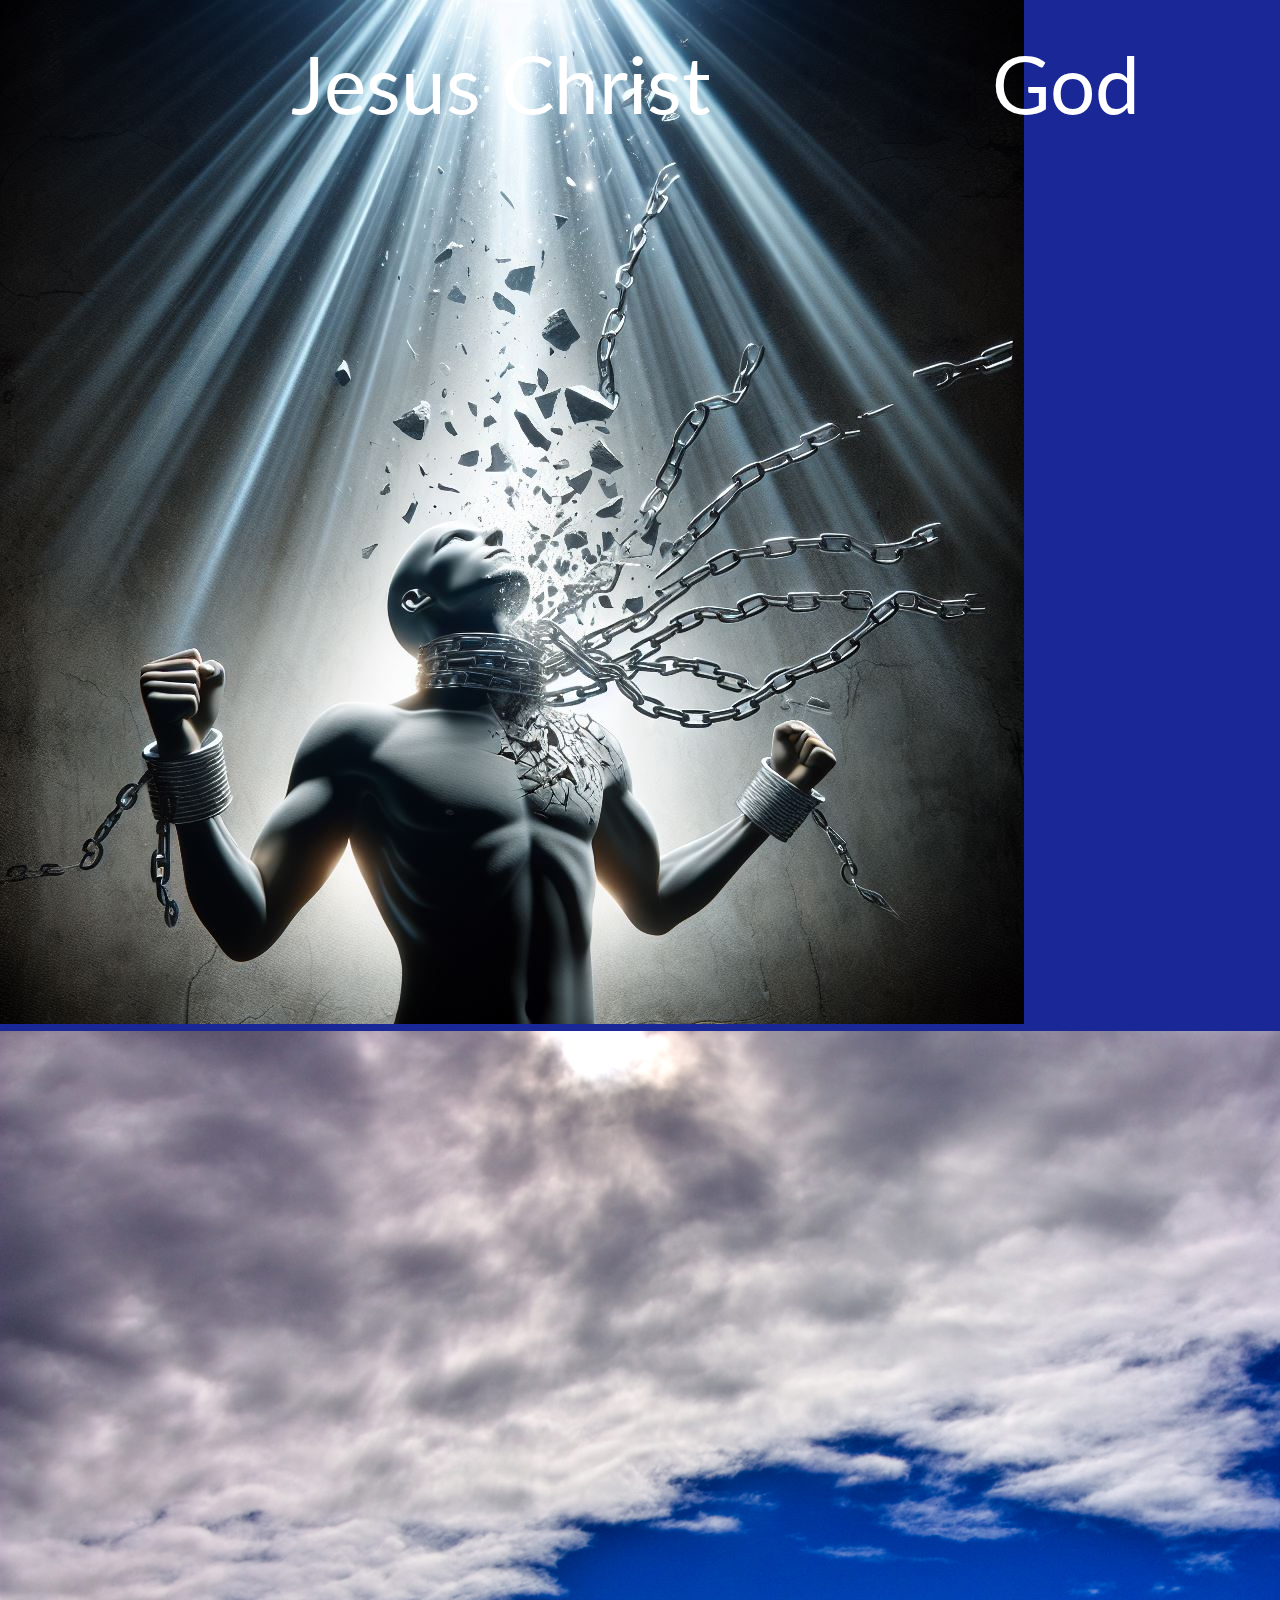
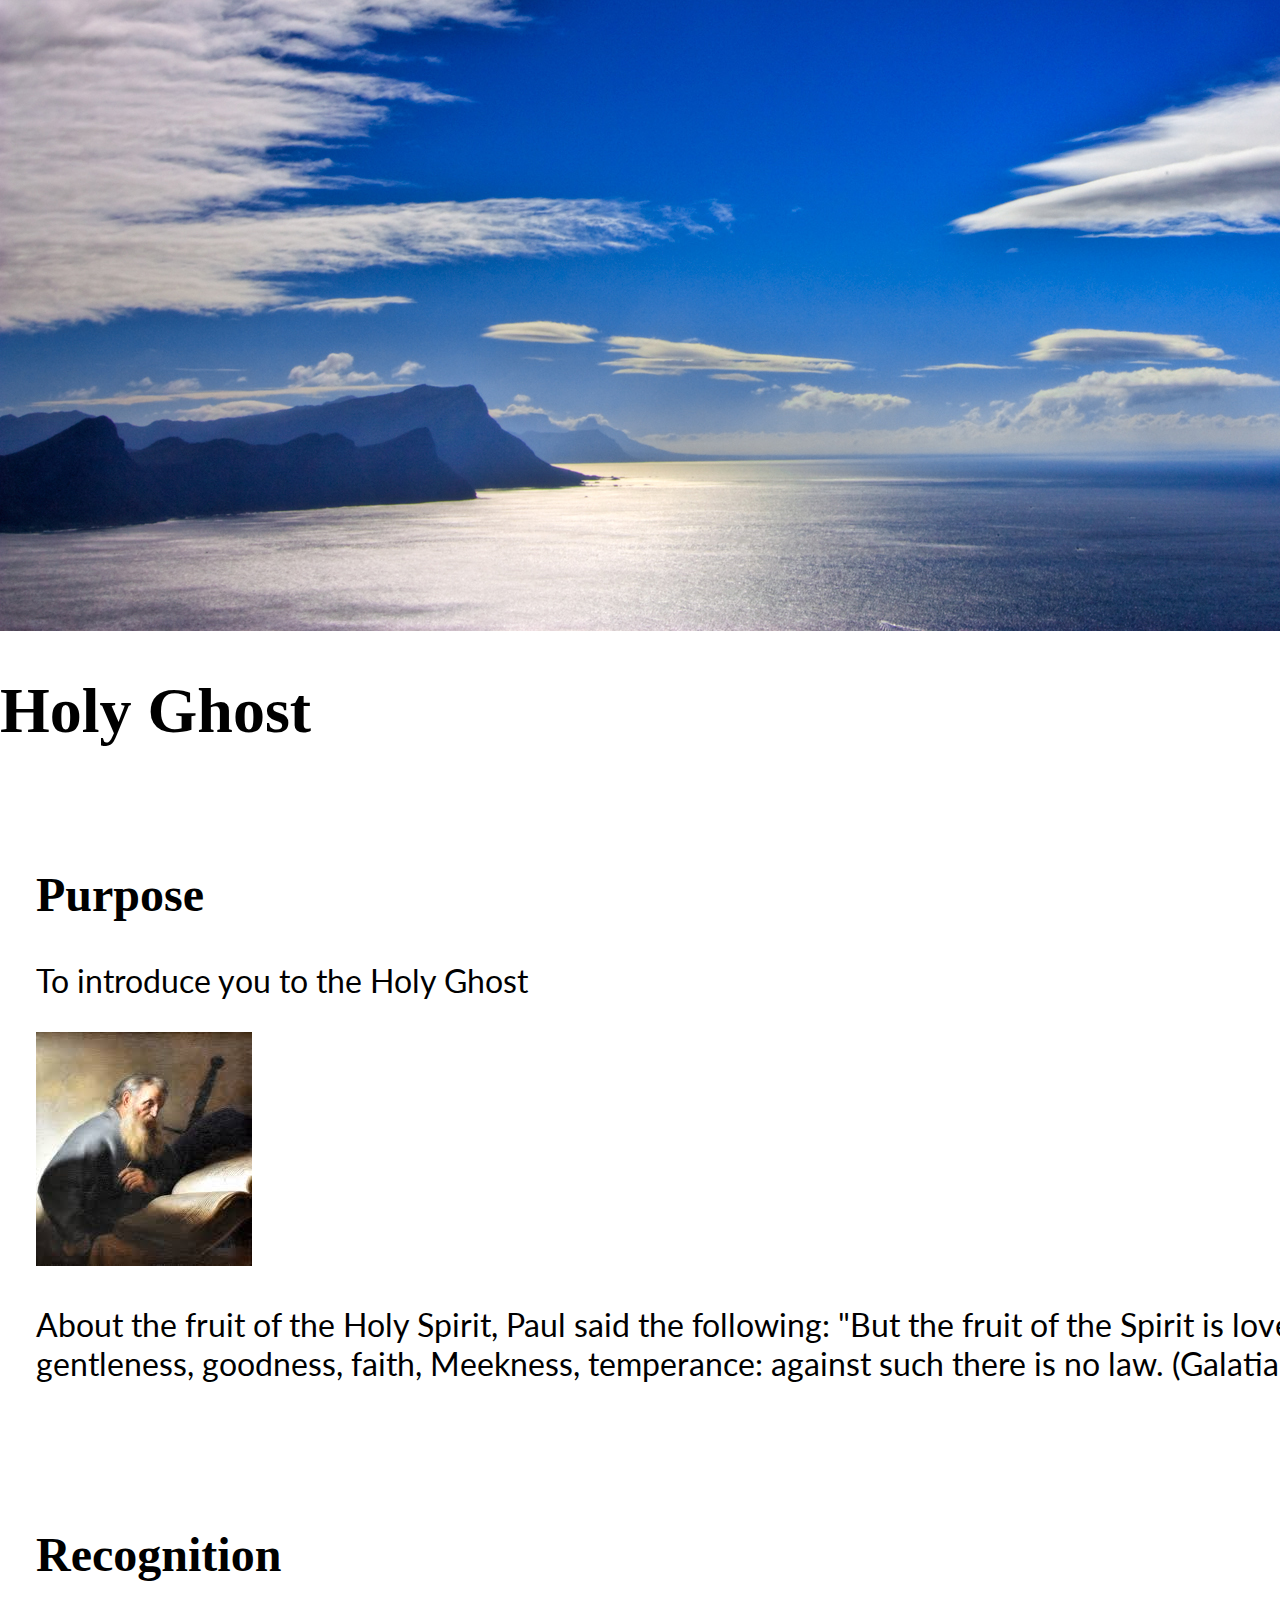
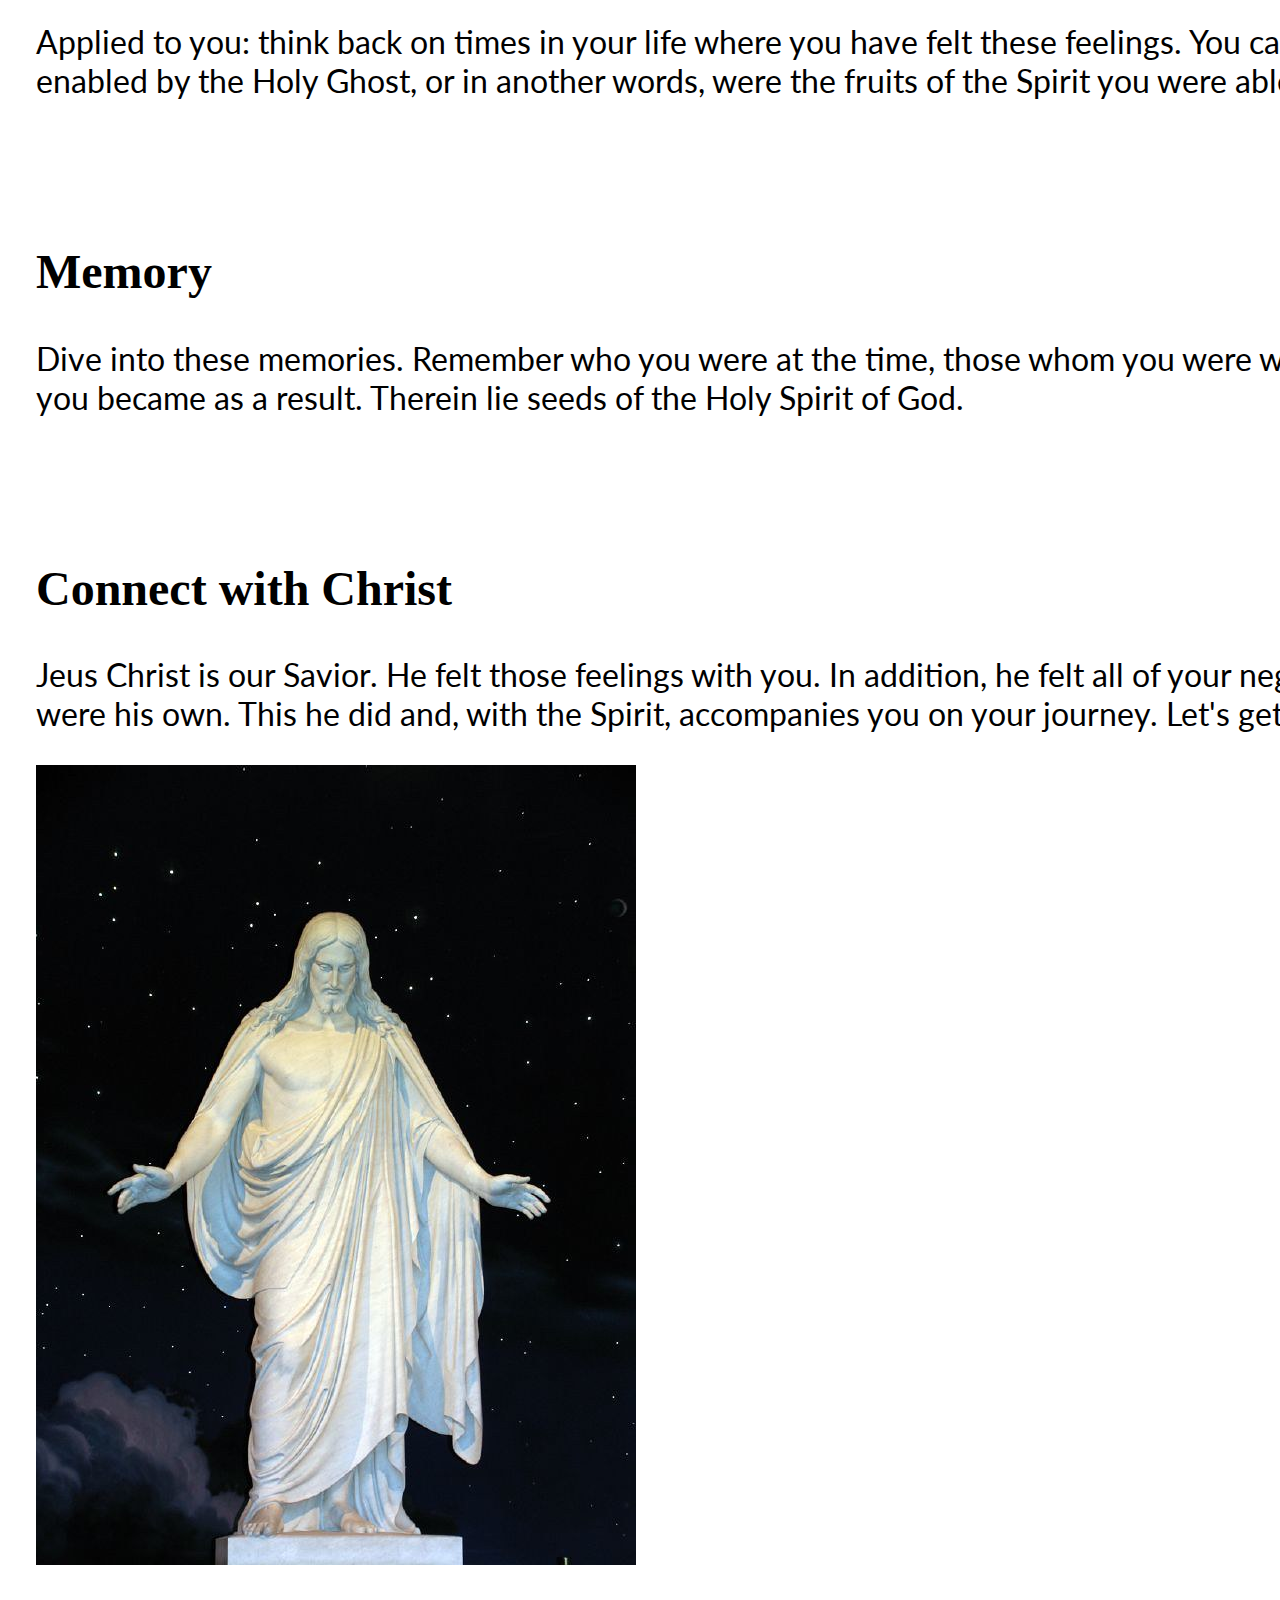
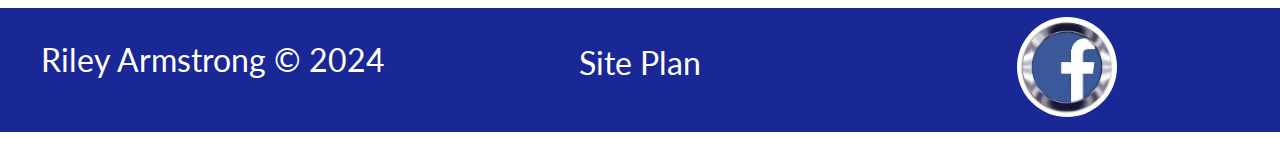
<file: index.html>
<!DOCTYPE html>
<html lang="en">
<head>
    <meta charset="UTF-8">
    <meta name="viewport" content="width=device-width, initial-scale=1.0">
    <title>Holy Ghost</title>
    <link rel="stylesheet" href="styles/style.css">
</head>
<body>
    <header>
        <a href="index.html">
            <img src="images/broken-chains.png" alt="Logo image">
        </a>
        <nav>
            <a href="jesus-christ.html">Jesus Christ</a>
            <a href="god.html">God</a>
        </nav>
    </header>
    <main class="home-grid">
        <img src="images/holy-ghost.jpg" alt="light image">
        <h1>Holy Ghost</h1>
        <section class="section1">
            <h2>Purpose</h2>
            <p>To introduce you to the Holy Ghost</p>
            <img src="images/paul.jpg" alt="paul image">
            <p>About the fruit of the Holy Spirit, Paul said the following: "But the fruit of the Spirit is love, joy, peace, longsuffering, gentleness, goodness, faith, Meekness, temperance: against such there is no law. (Galatians 5:22)</p>
        </section>
        <section>
            <h2>Recognition</h2>
            <p>Applied to you: think back on times in your life where you have felt these feelings. You can be sure that these feelings were enabled by the Holy Ghost, or in another words, were the fruits of the Spirit you were able to taste.</p>
        </section>
        <section>
            <h2>Memory</h2>
            <p>Dive into these memories. Remember who you were at the time, those whom you were with, how you were living, and who you became as a result. Therein lie seeds of the Holy Spirit of God.</p>
        </section>
        <section>
            <h2>Connect with Christ</h2>
            <p>Jeus Christ is our Savior. He felt those feelings with you. In addition, he felt all of your negative feelings as though they were his own. This he did and, with the Spirit, accompanies you on your journey. Let's get to know him a bit better.</p>
            <a href="jesus-christ.html">
                <img src="images/jesus-christ.jpg" alt="Image of Christ">
            </a>
        </section>
    </main>
    <footer>
        <p>Riley Armstrong &copy; 2024</p>
        <a href="site-plan.html">Site Plan</a>
        <div class="social">
            <a href="https://www.facebook.com/">
                <img src="images/facebook.jpg" alt="Facebook">
            </a>
        </div>
    </footer>
</body>
</html>
</file>
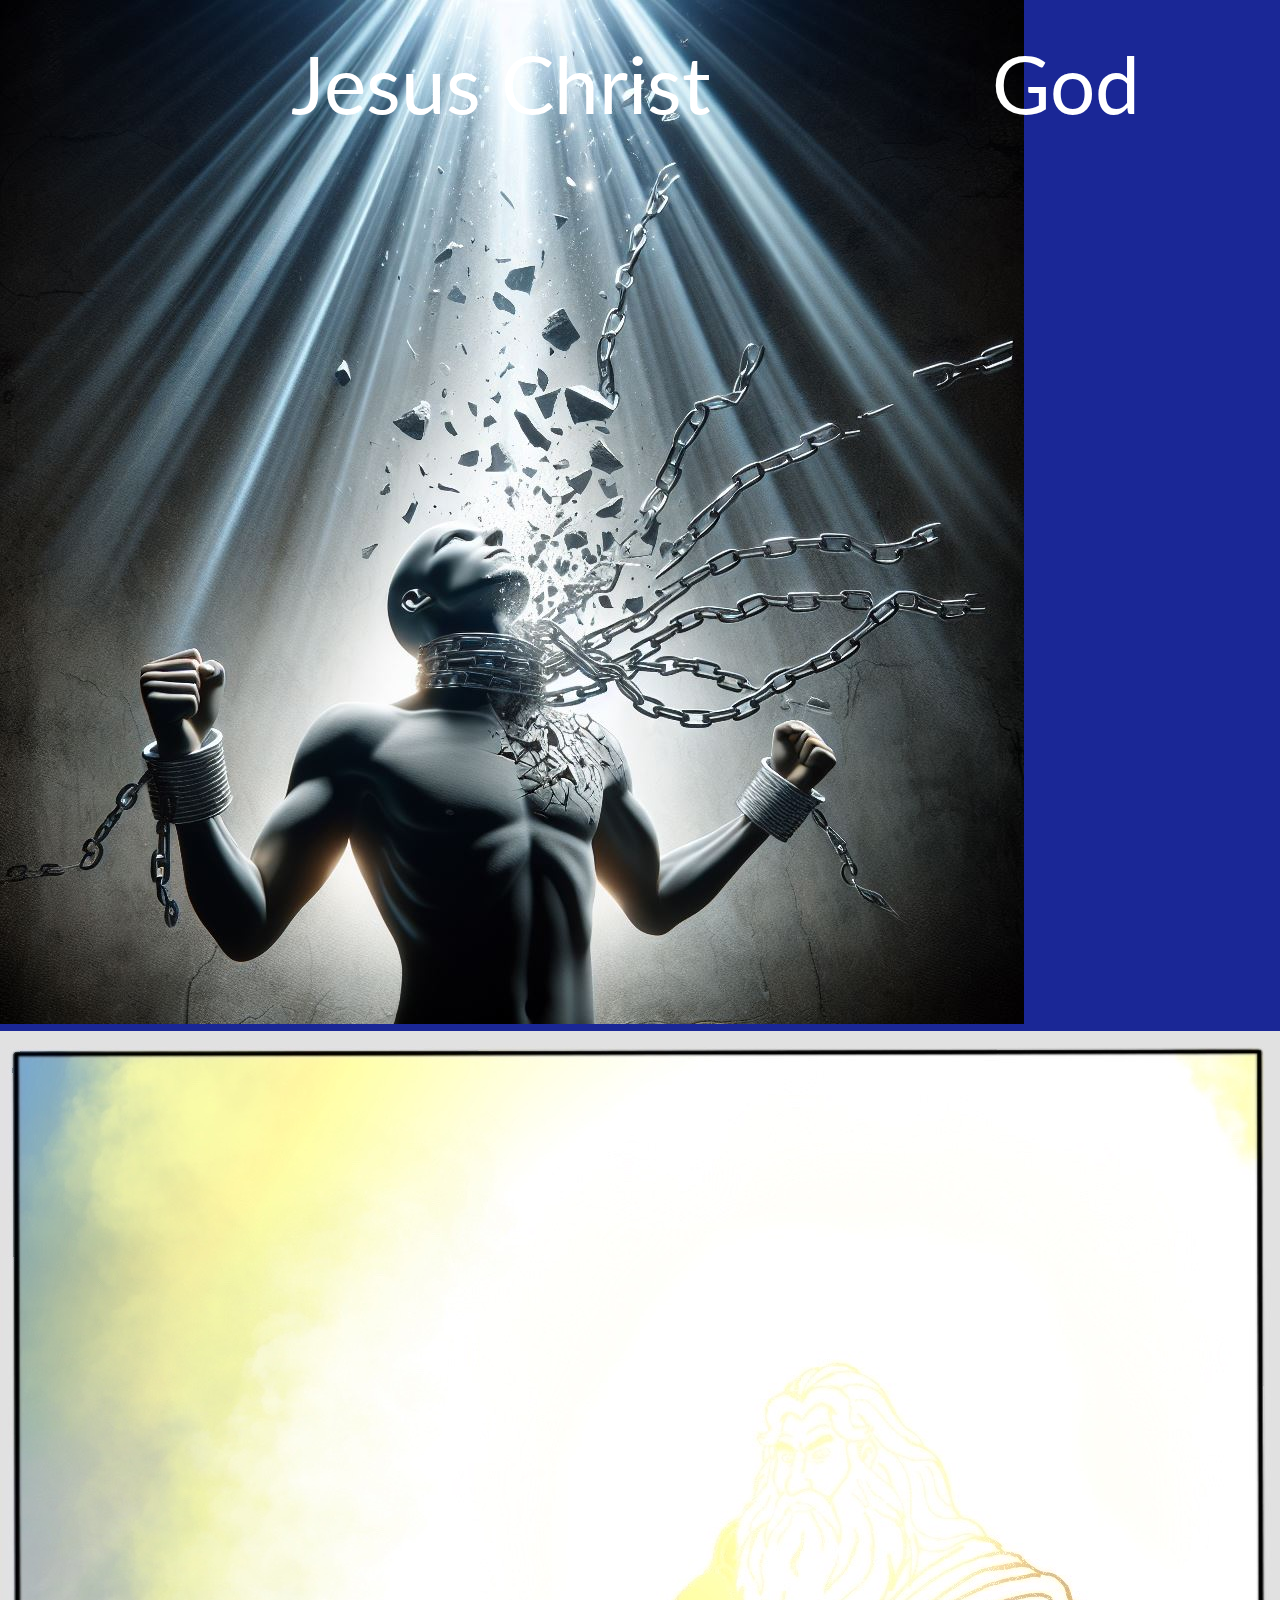
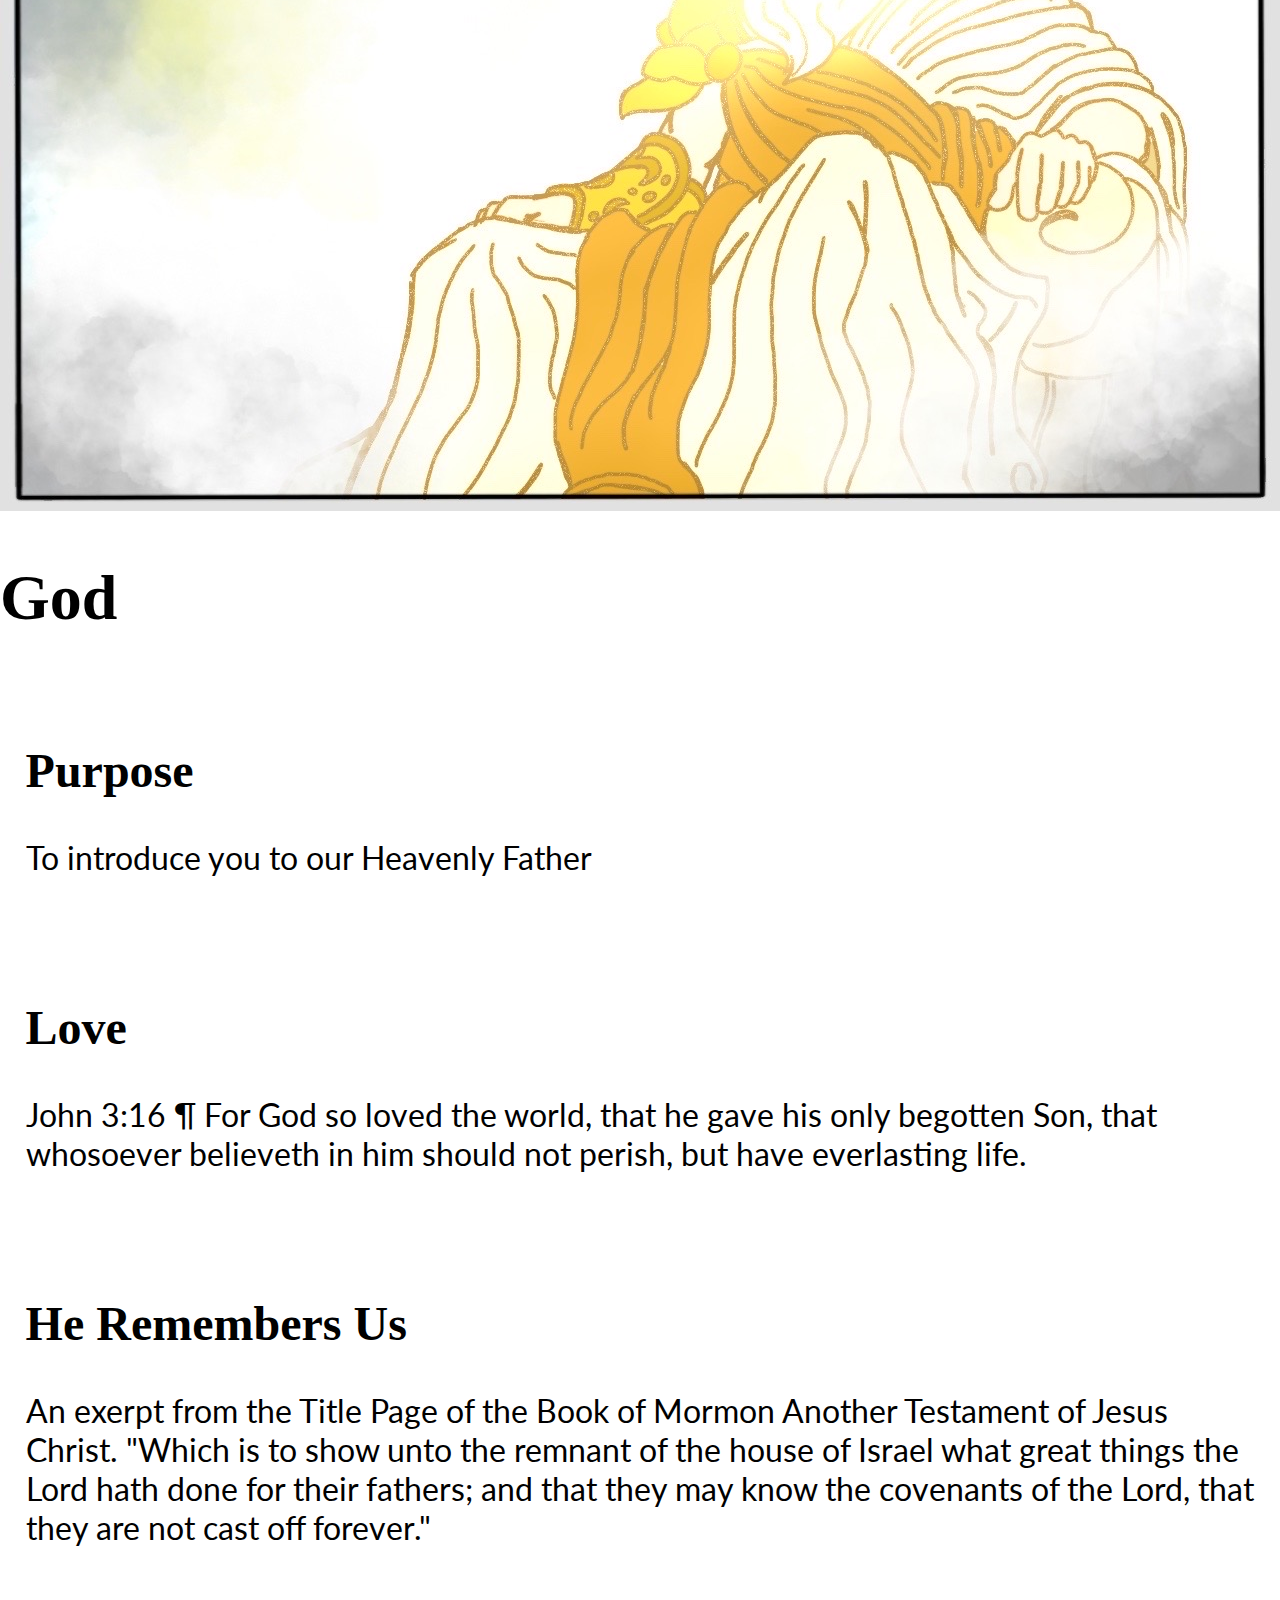
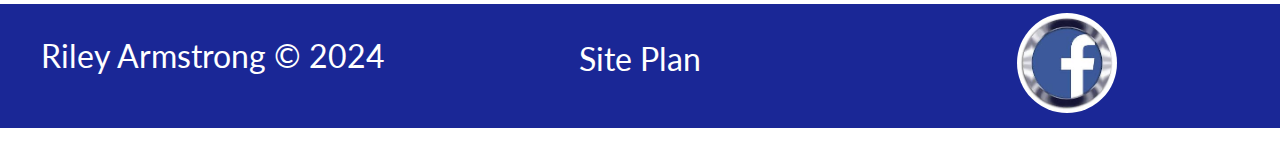
<file: god.html>
<!DOCTYPE html>
<html lang="en">
<head>
    <meta charset="UTF-8">
    <meta name="viewport" content="width=device-width, initial-scale=1.0">
    <title>God</title>
    <link rel="stylesheet" href="styles/style.css">
</head>
<body>
    <header>
        <a href="index.html">
            <img src="images/broken-chains.png" alt="Logo image">
        </a>
        <nav>
            <a href="jesus-christ.html">Jesus Christ</a>
            <a href="god.html">God</a>
        </nav>
    </header>
    <main class="god-grid">
        <img src="images/heavenly-father.jpg" alt="family image">
        <h1>God</h1>
        <section>
            <h2>Purpose</h2>
            <p>To introduce you to our Heavenly Father</p>
        </section>
        <section>
            <h2>Love</h2>
            <p>John 3:16 ¶ For God so loved the world, that he gave his only begotten Son, that whosoever believeth in him should not perish, but have everlasting life.</p>
        </section>
        <section>
            <h2>He Remembers Us</h2>
            <p>An exerpt from the Title Page of the Book of Mormon Another Testament of Jesus Christ. "Which is to show unto the remnant of the house of Israel what great things the Lord hath done for their fathers; and that they may know the covenants of the Lord, that they are not cast off forever."</p>
        </section>
    </main>
    <footer>
        <p>Riley Armstrong &copy; 2024</p>
        <a href="site-plan.html">Site Plan</a>
        <div class="social">
            <a href="https://www.facebook.com/">
                <img src="images/facebook.jpg" alt="Facebook">
            </a>
        </div>
    </footer>
</body>
</html>
</file>
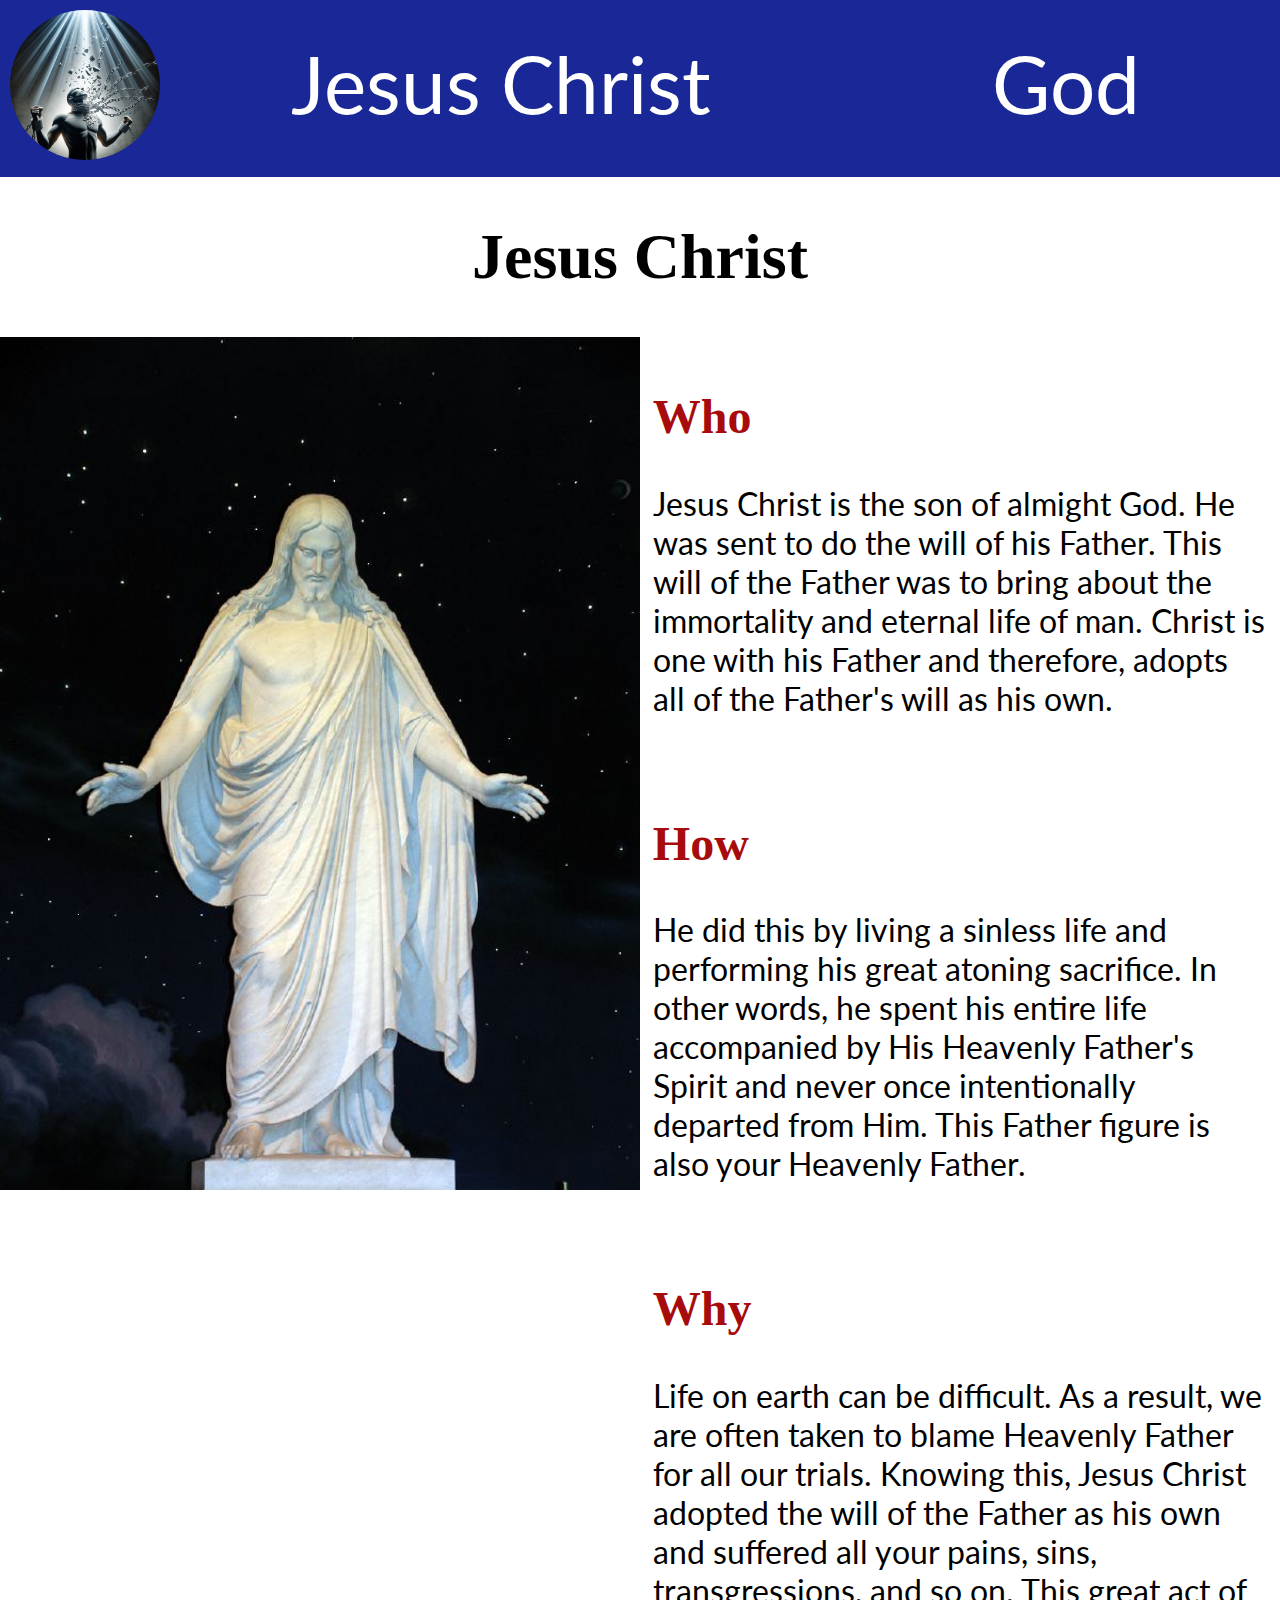
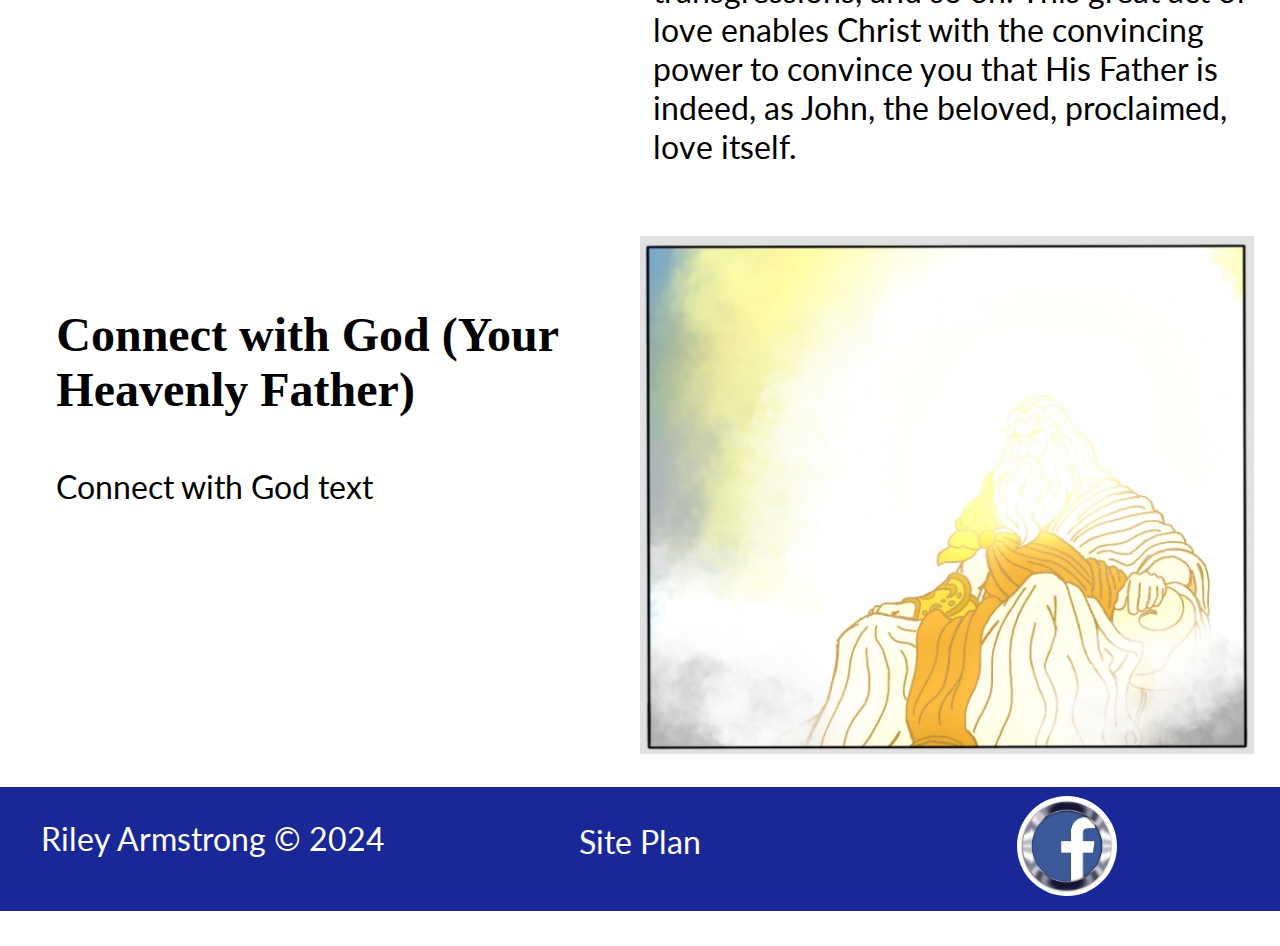
<file: jesus-christ.html>
<!DOCTYPE html>
<html lang="en">
<head>
    <meta charset="UTF-8">
    <meta name="viewport" content="width=device-width, initial-scale=1.0">
    <title>Jesus Christ</title>
    <link rel="stylesheet" href="styles/style.css">
</head>
<body>
    <header>
        <a href="index.html">
            <img id="logo" src="images/broken-chains.png" alt="Logo image">
        </a>
        <nav>
            <a href="jesus-christ.html">Jesus Christ</a>
            <a href="god.html">God</a>
        </nav>
    </header>
    <main class="jc-grid">
        <h1>Jesus Christ</h1>
        <img src="images/jesus-christ.jpg" alt="christ image">
        <div id="jc-how">
            <section>
                <h2>Who</h2>
                <p>Jesus Christ is the son of almight God. He was sent to do the will of his Father. This will of the Father was to bring about the immortality and eternal life of man. Christ is one with his Father and therefore, adopts all of the Father's will as his own.</p>
            </section>
            <section>
                <h2>How</h2>
                <p>He did this by living a sinless life and performing his great atoning sacrifice. In other words, he spent his entire life accompanied by His Heavenly Father's Spirit and never once intentionally departed from Him. This Father figure is also your Heavenly Father. </p>
            </section>
            <section>
                <h2>Why</h2>
                <p>Life on earth can be difficult. As a result, we are often taken to blame Heavenly Father for all our trials. Knowing this, Jesus Christ adopted the will of the Father as his own and suffered all your pains, sins, transgressions, and so on. This great act of love enables Christ with the convincing power to convince you that His Father is indeed, as John, the beloved, proclaimed, love itself.</p>
            </section>
        </div>
        <section class="god">
            <h2>Connect with God (Your Heavenly Father)</h2>
            <p>Connect with God text</p>
            <a href="god.html">
                <img src="images/heavenly-father.jpg" alt="Image of God">
            </a>
        </section>
    </main>
    <footer>
        <p>Riley Armstrong &copy; 2024</p>
        <a href="site-plan.html">Site Plan</a>
        <div class="social">
            <a href="https://www.facebook.com/">
                <img src="images/facebook.jpg" alt="Facebook">
            </a>
        </div>
    </footer>
</body>
</html>
</file>
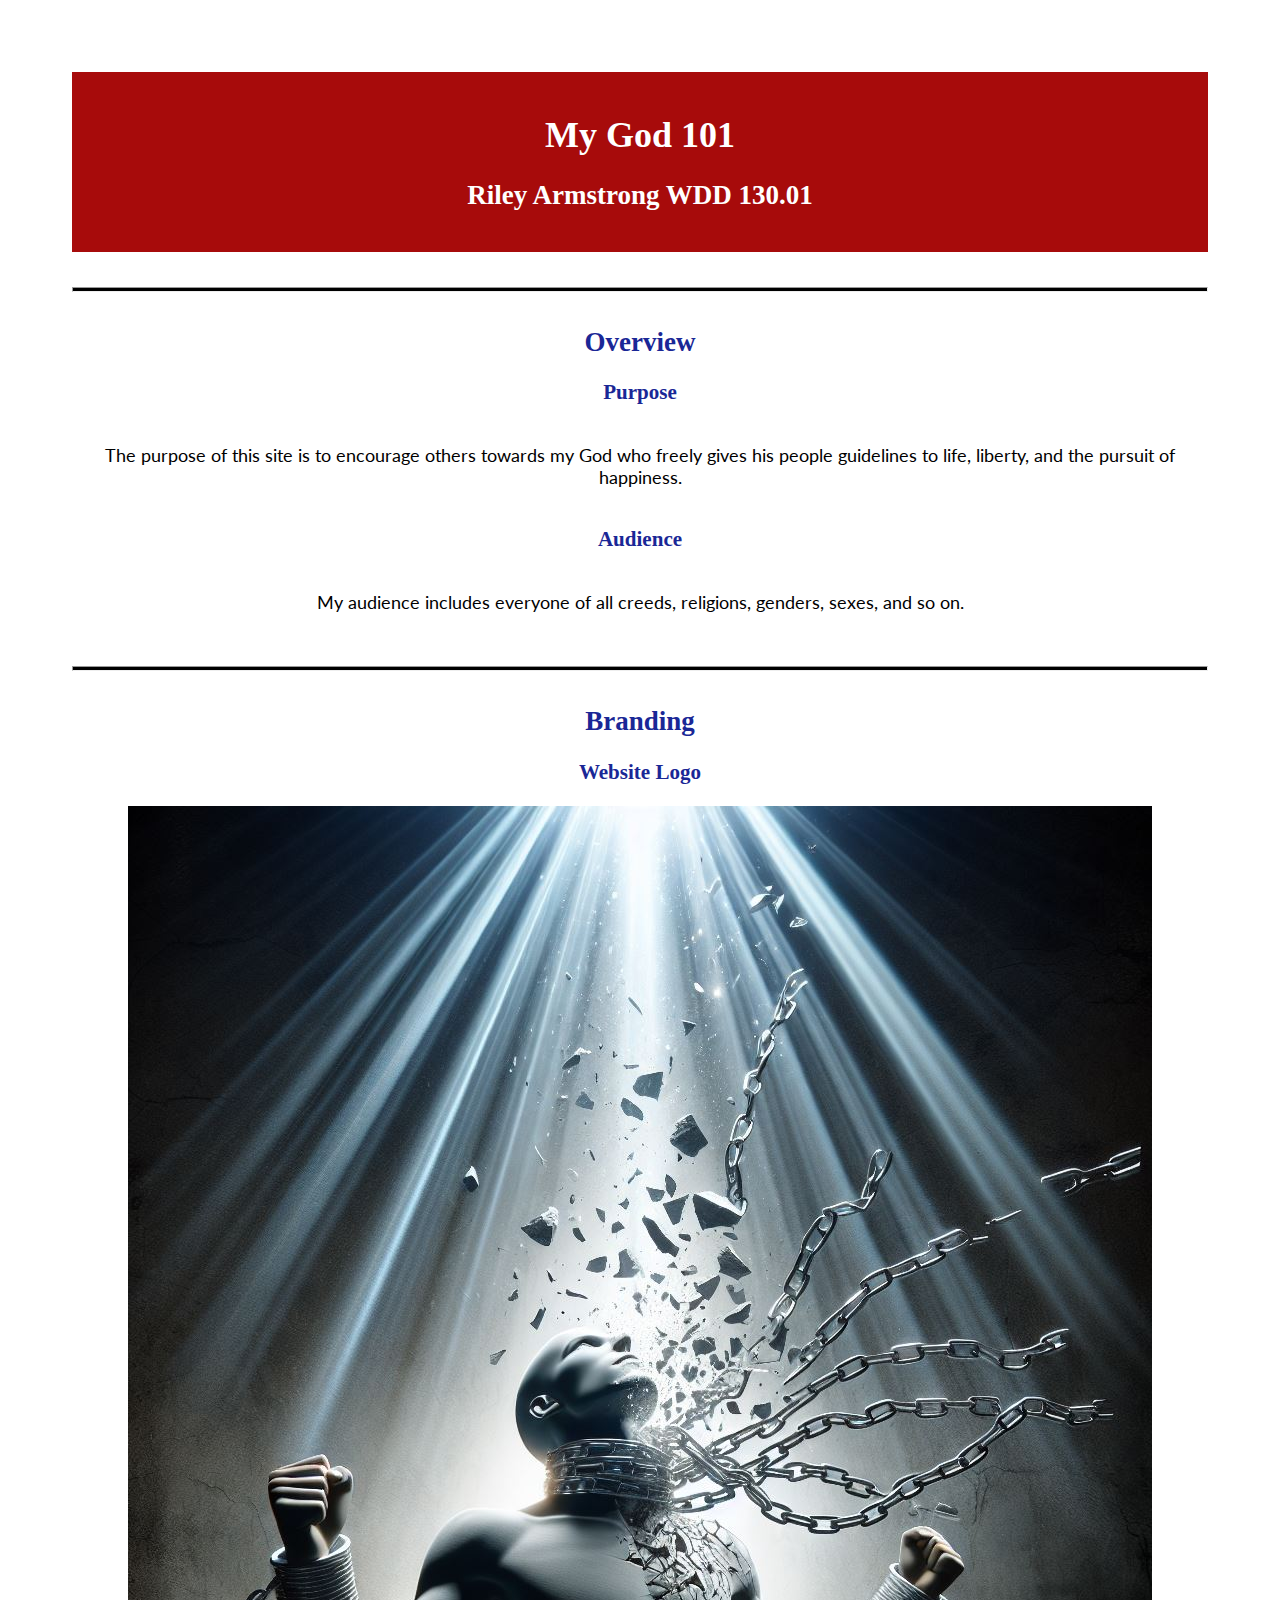
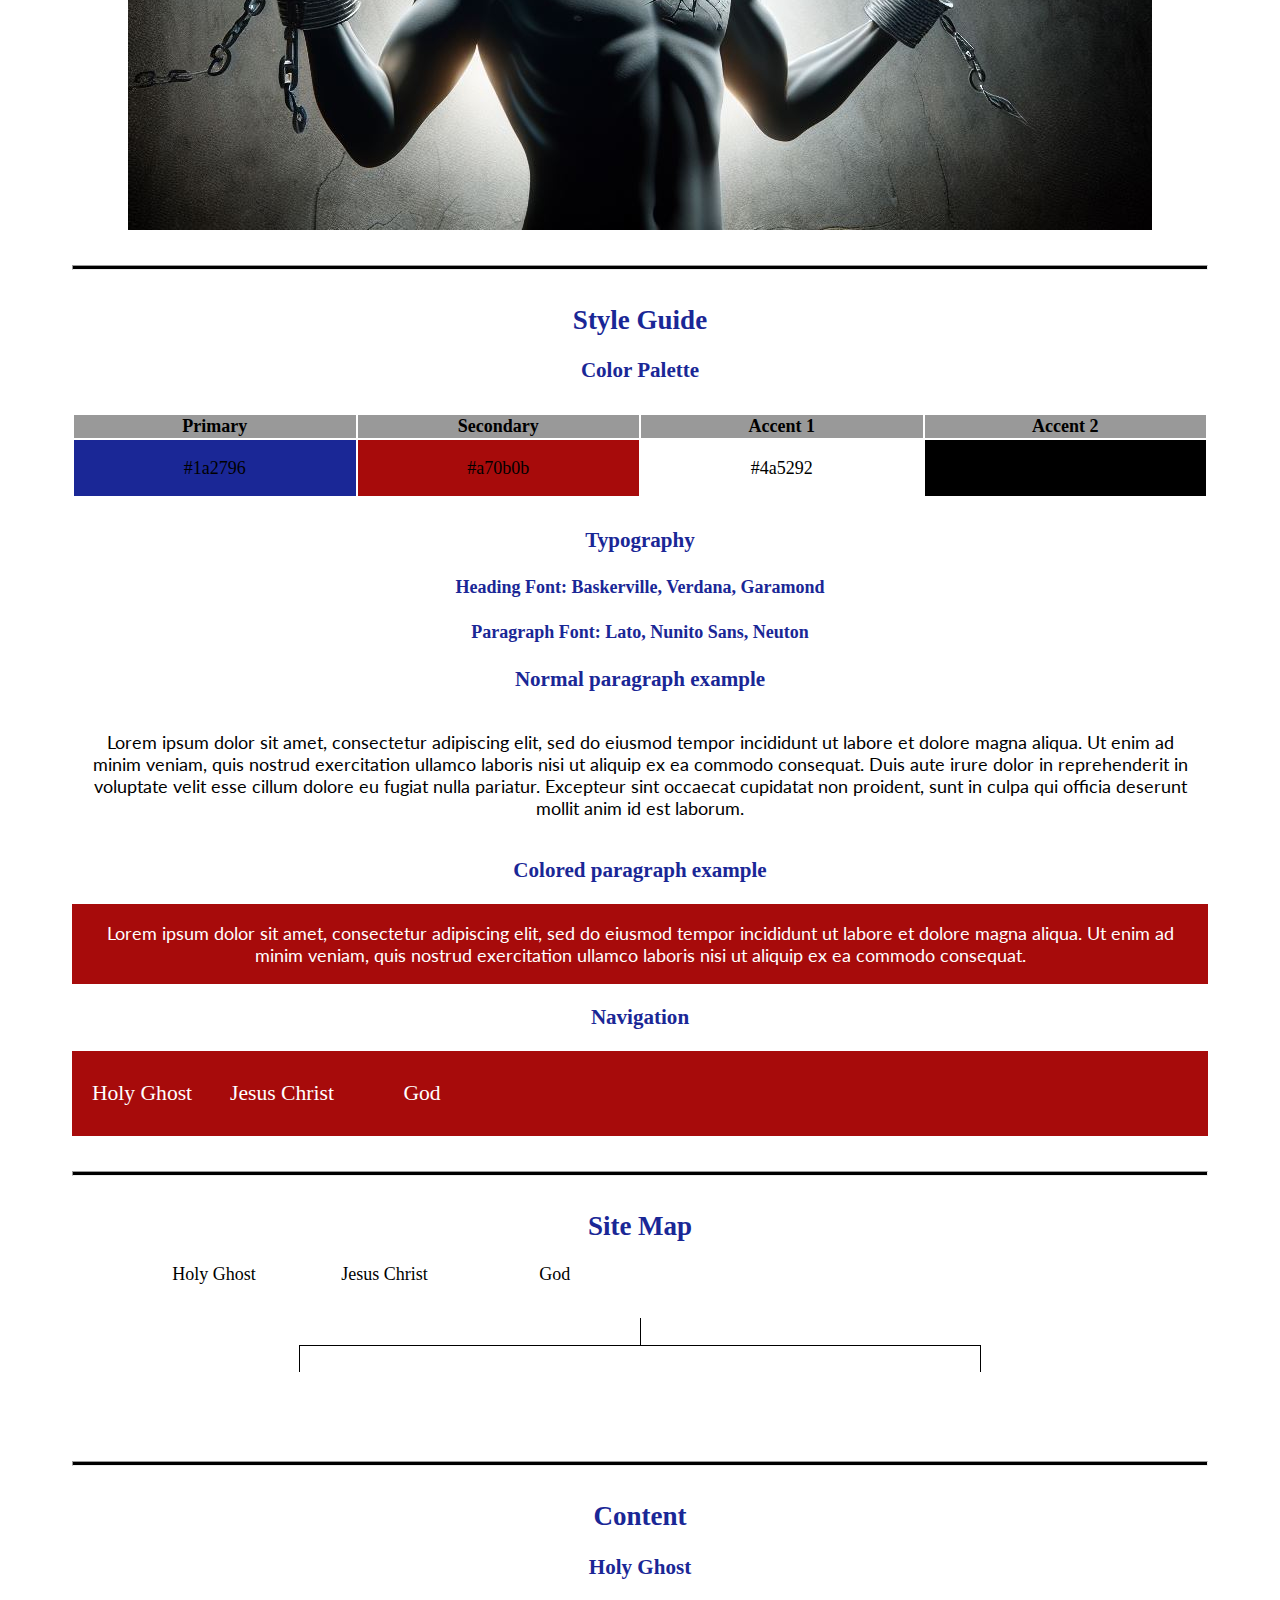
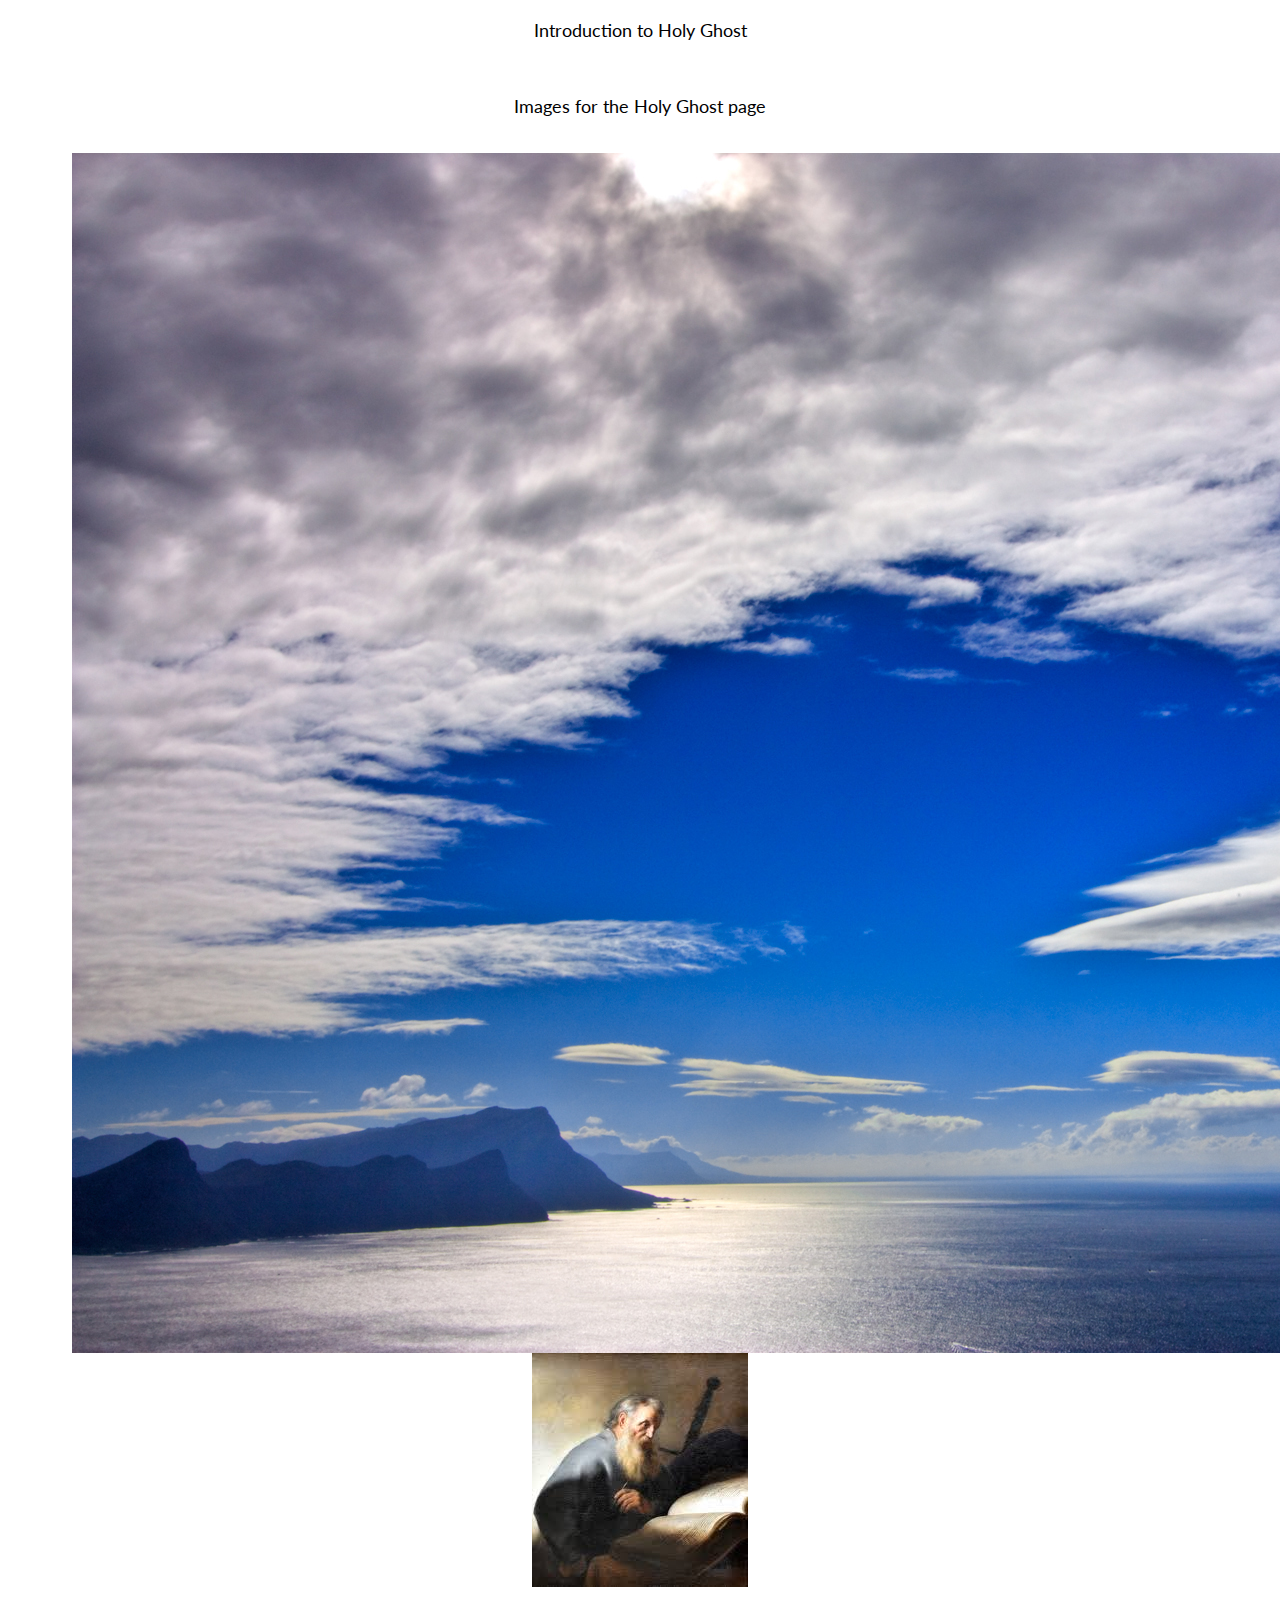
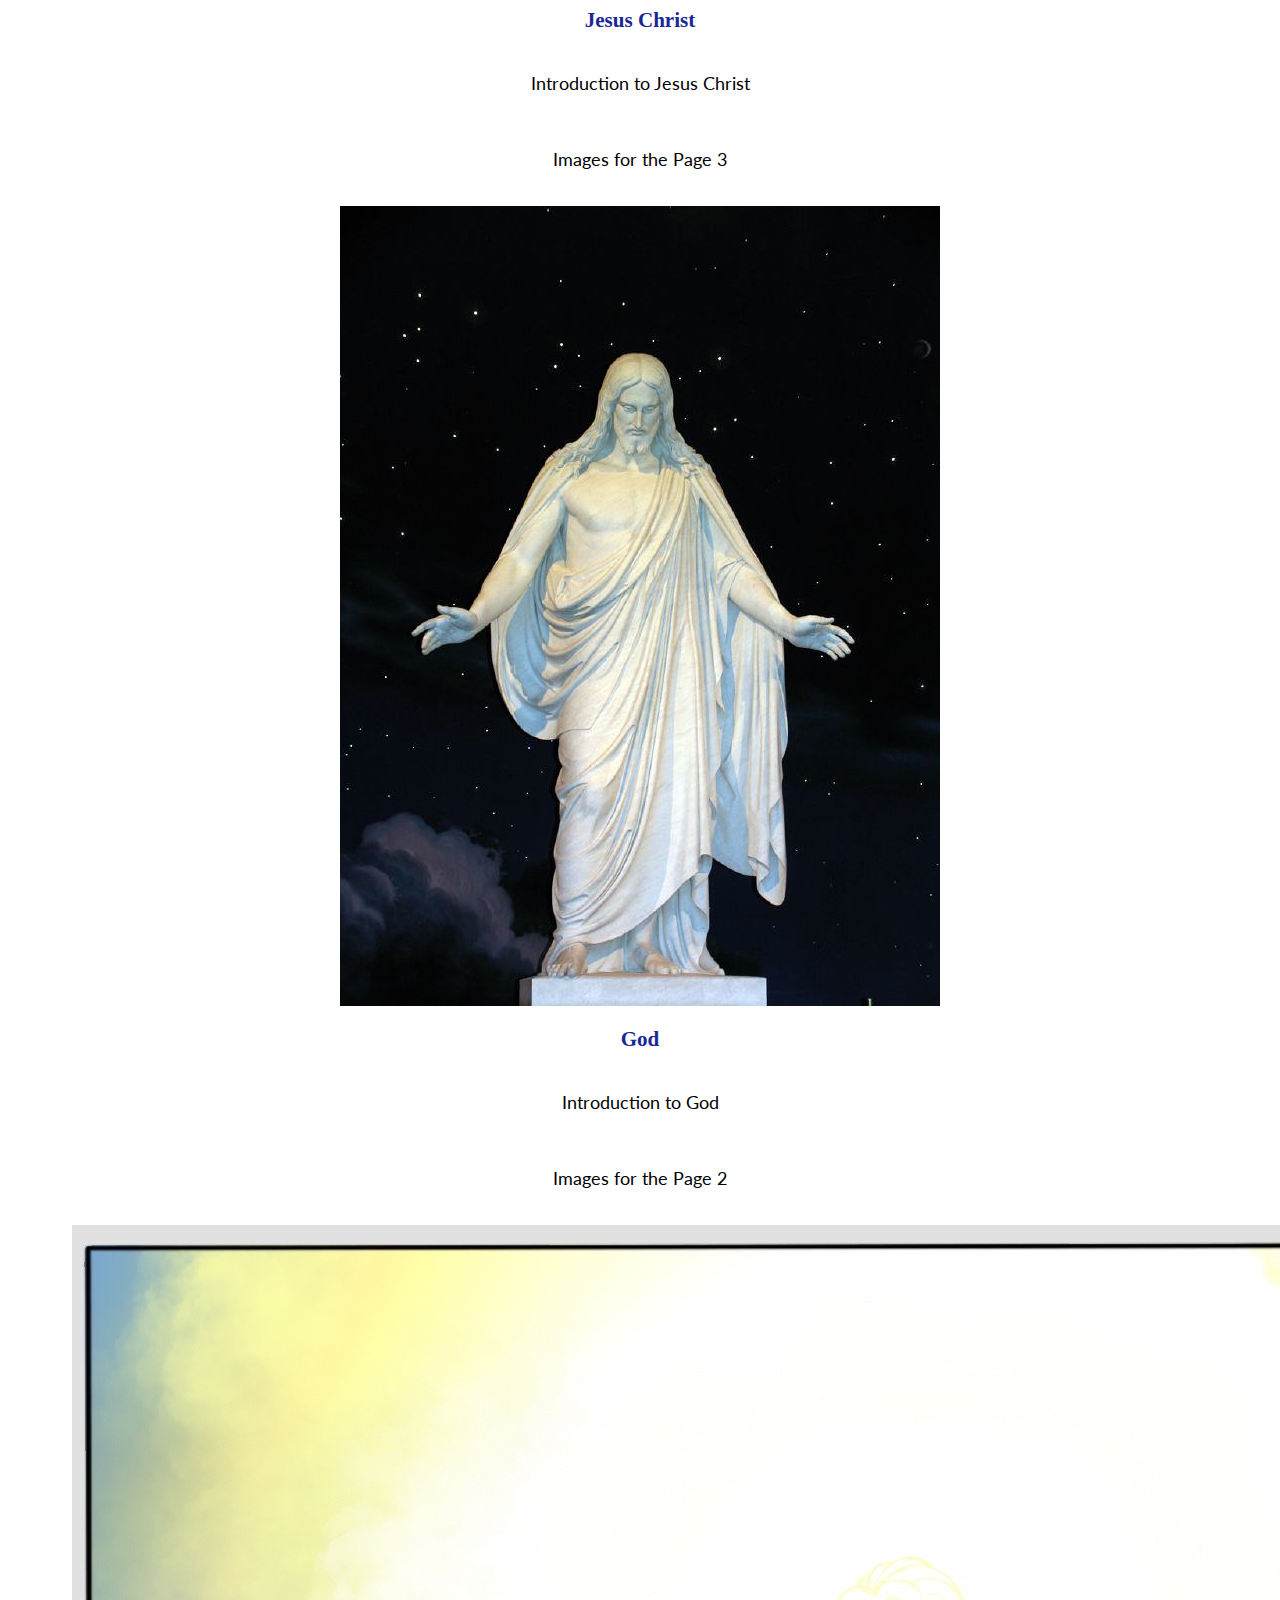
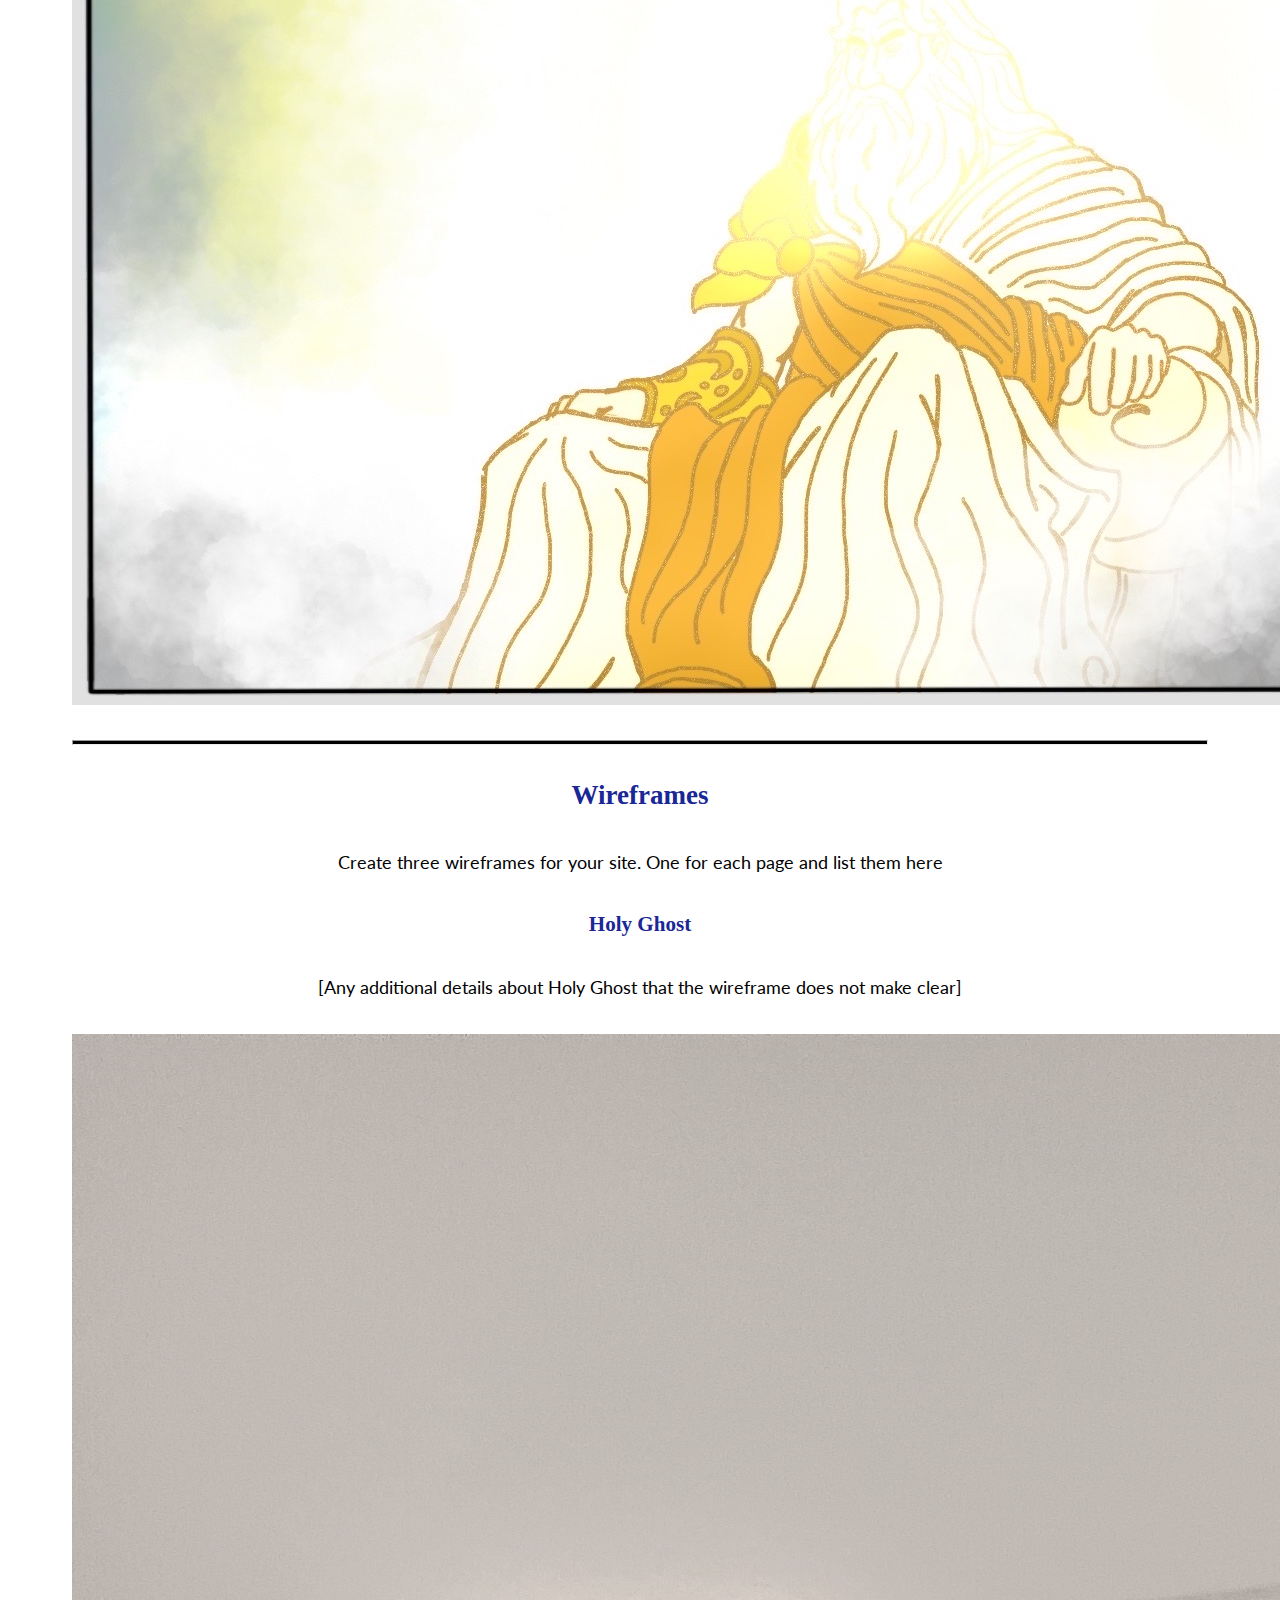
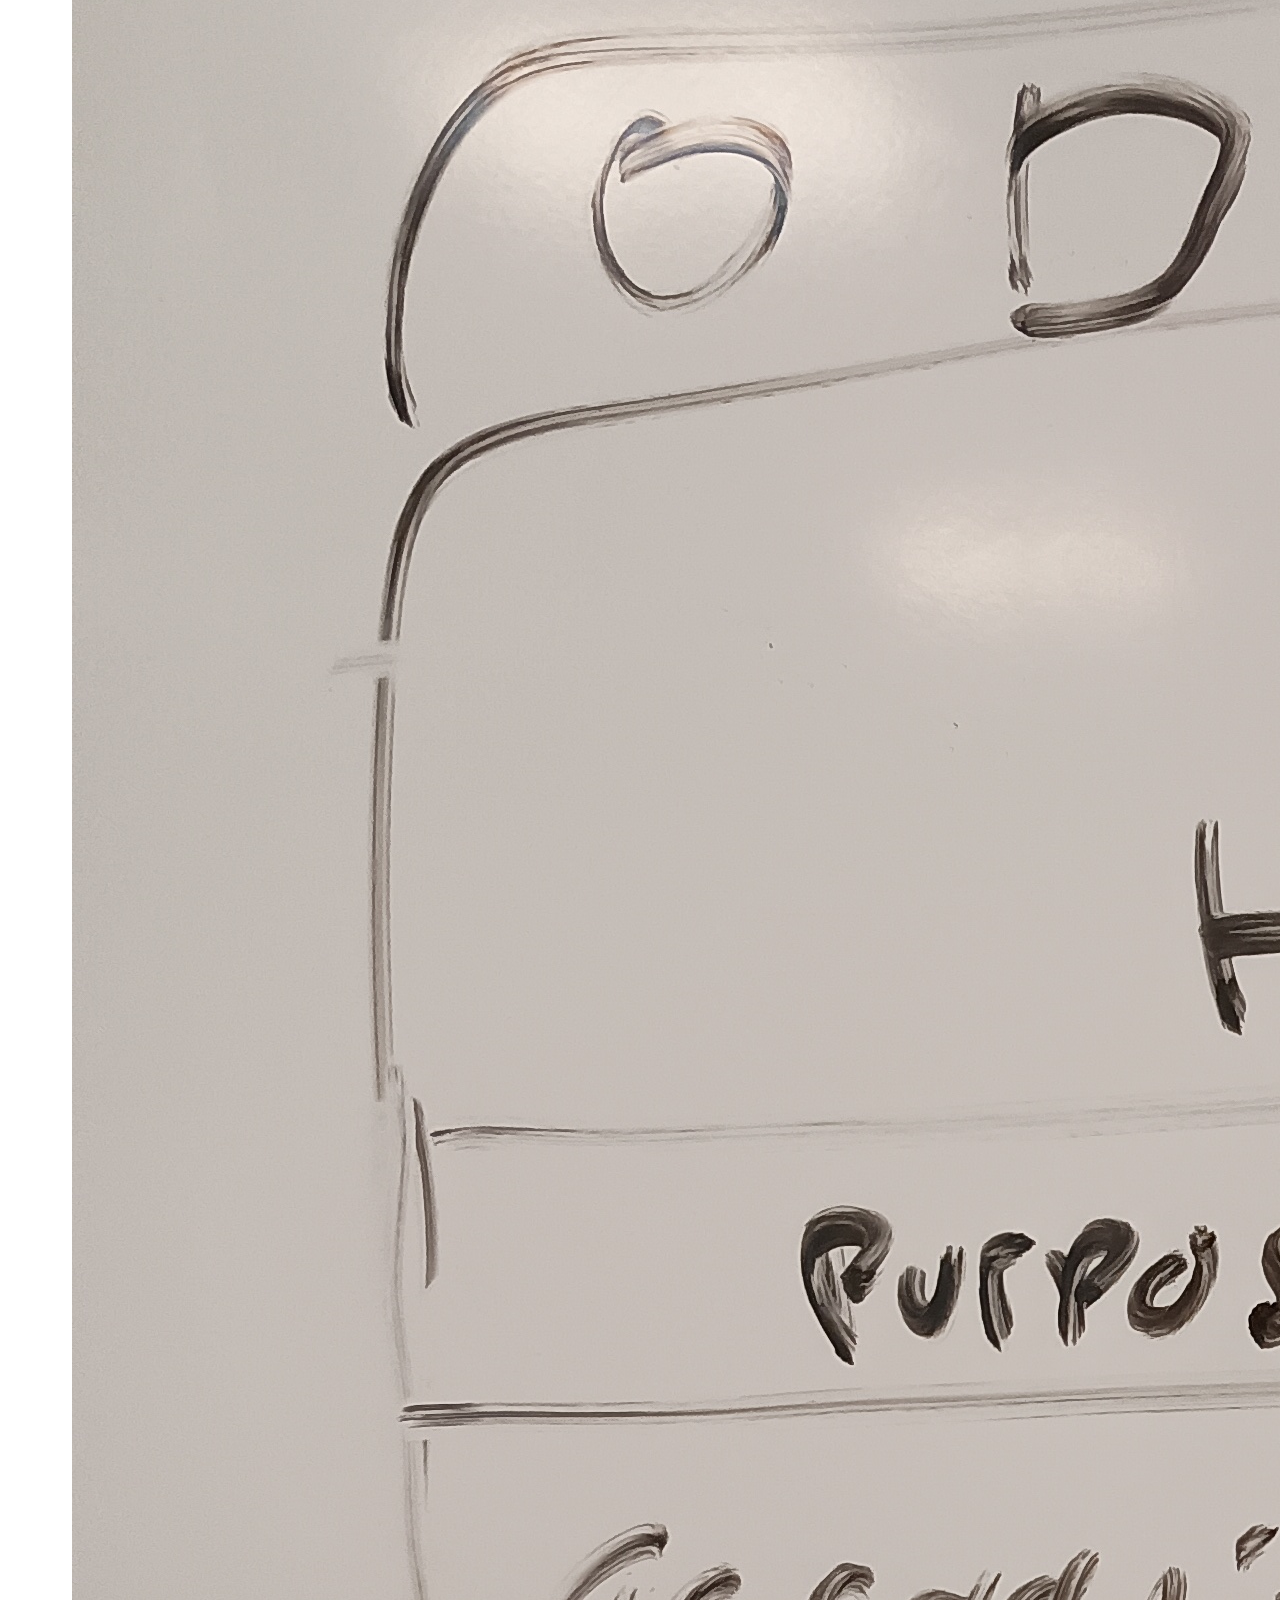
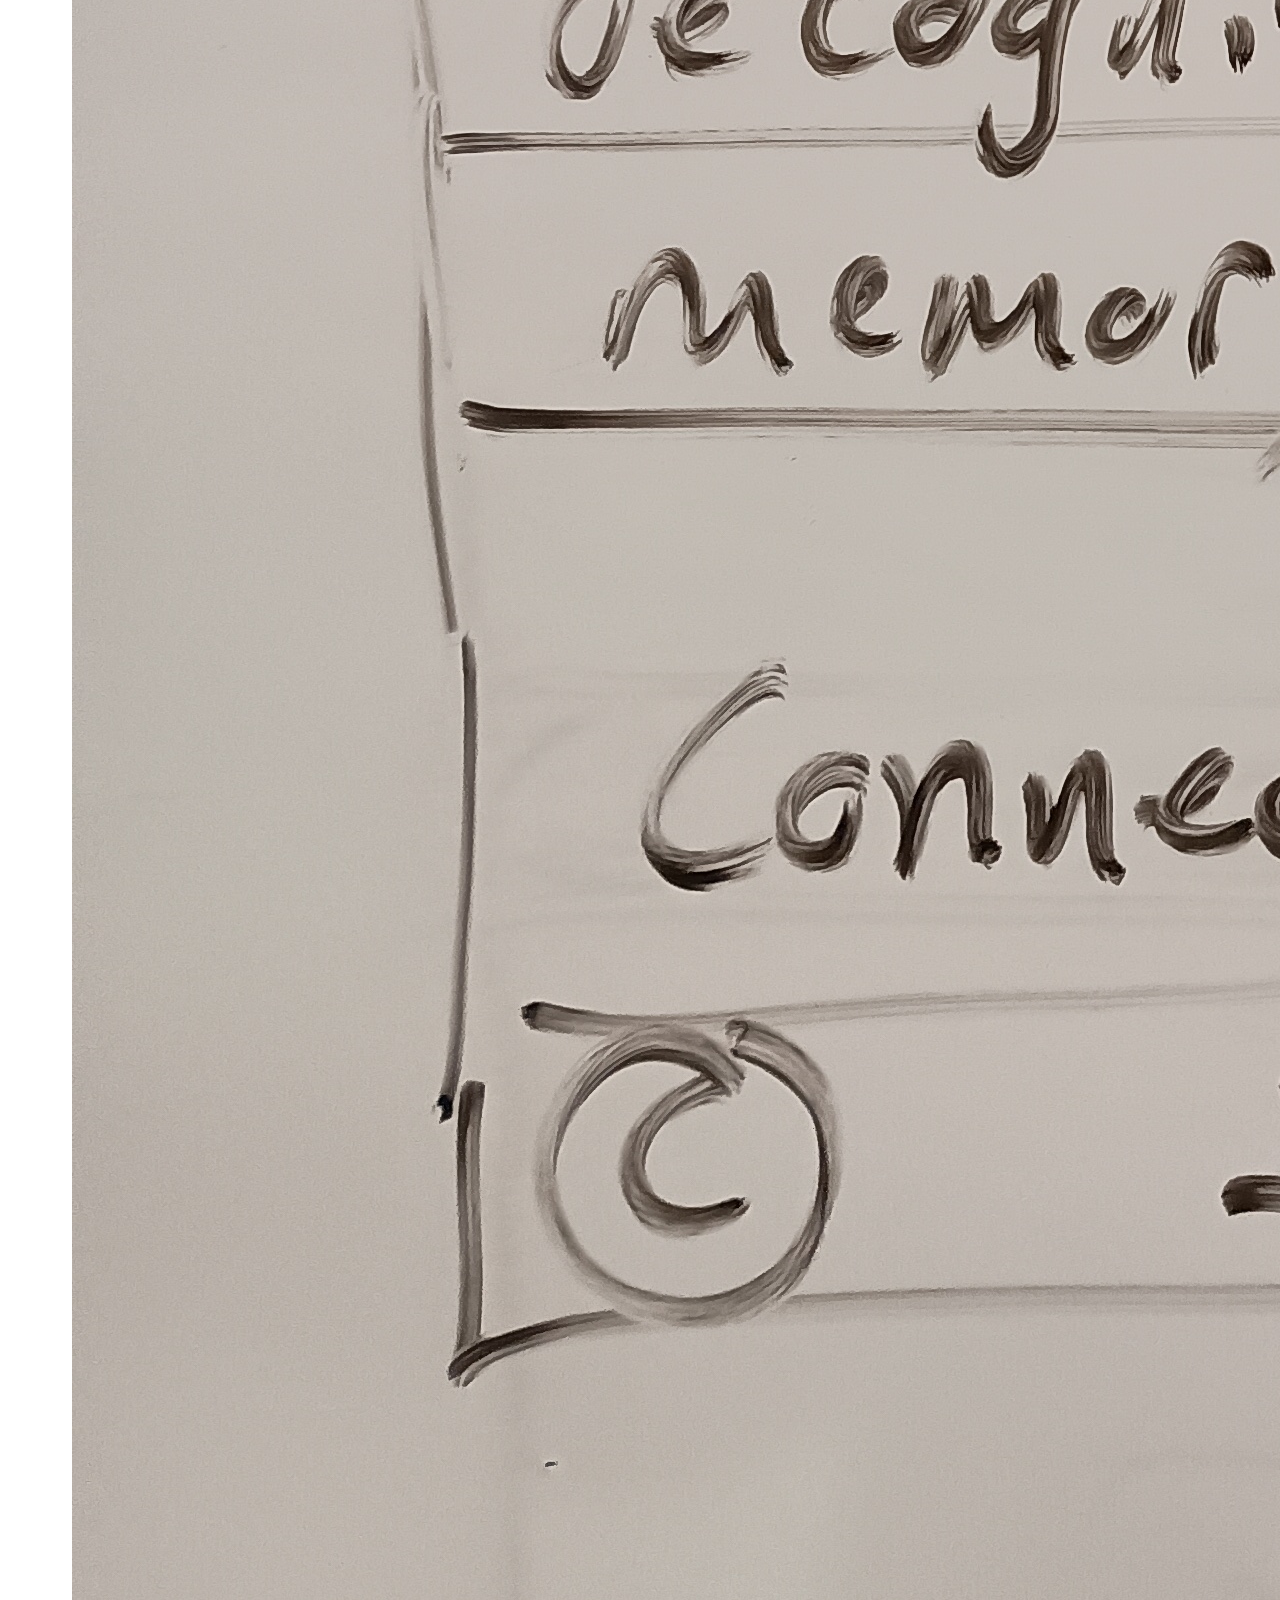
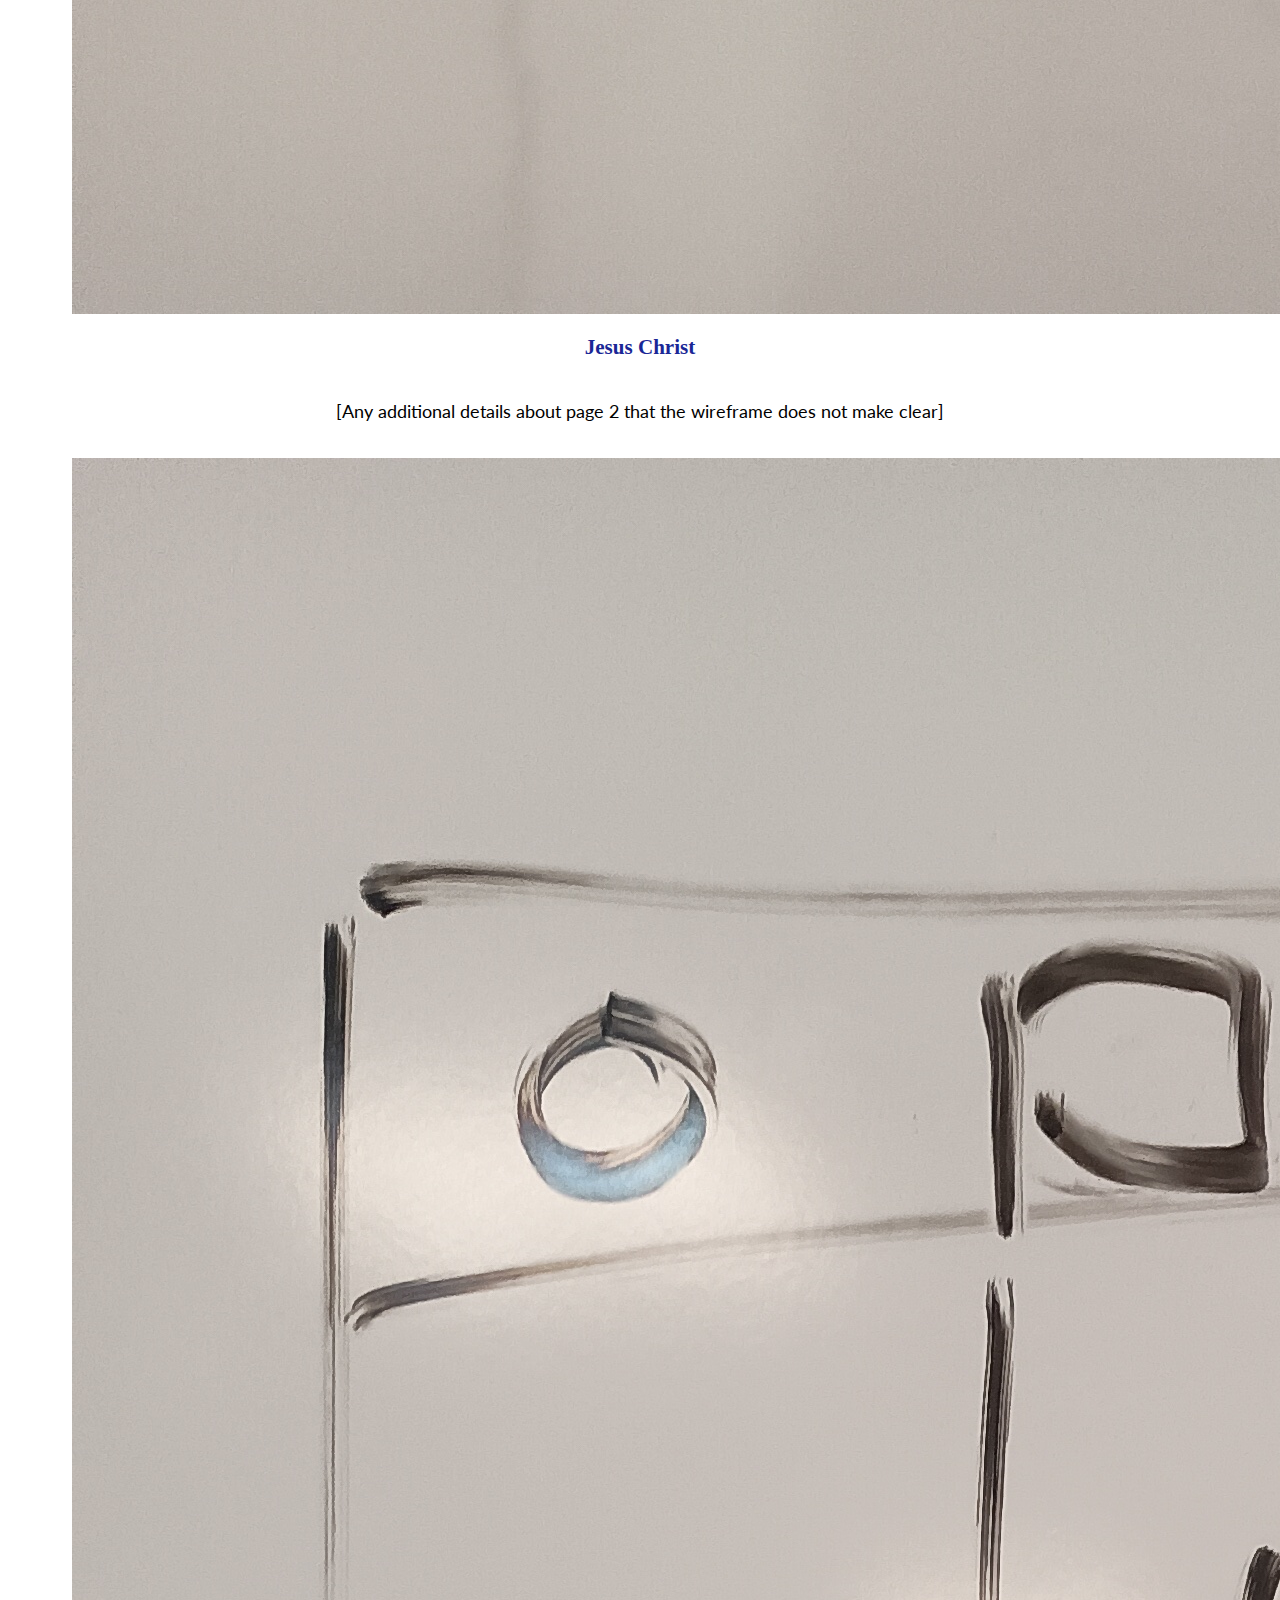
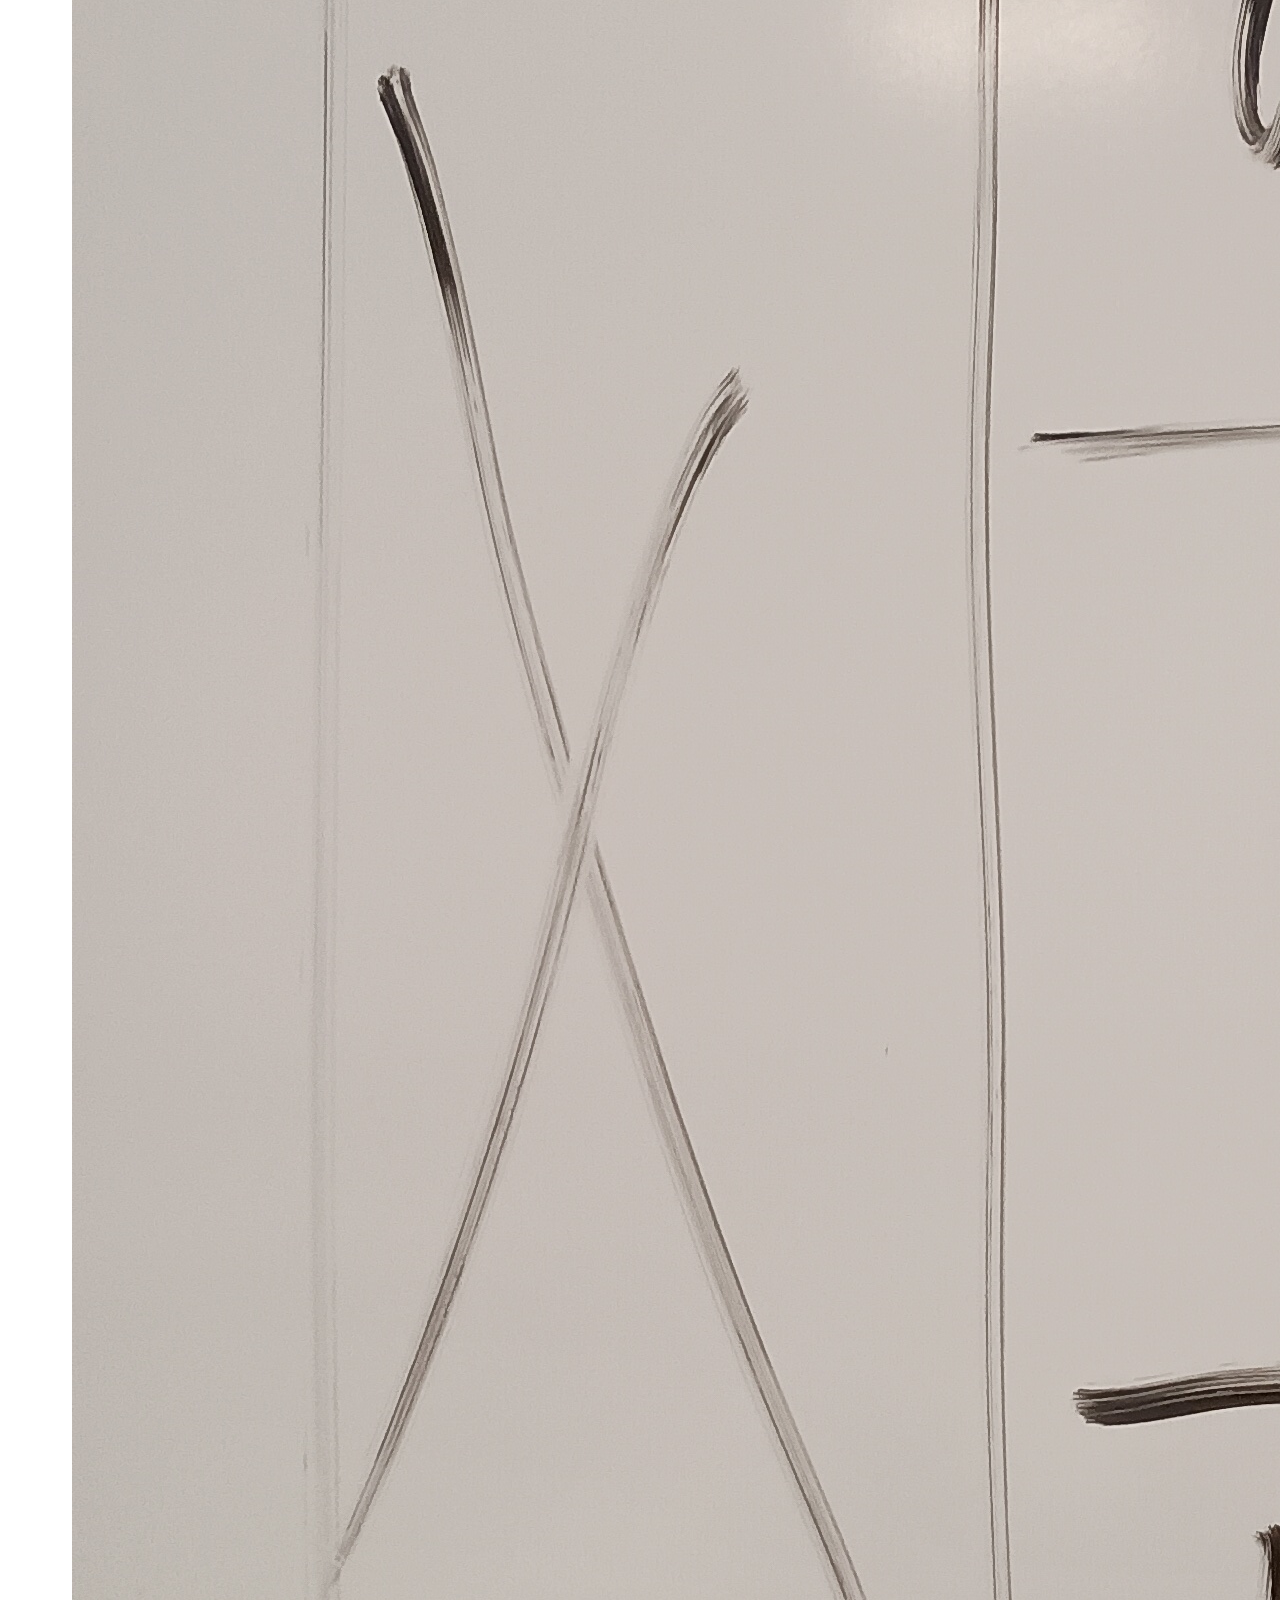
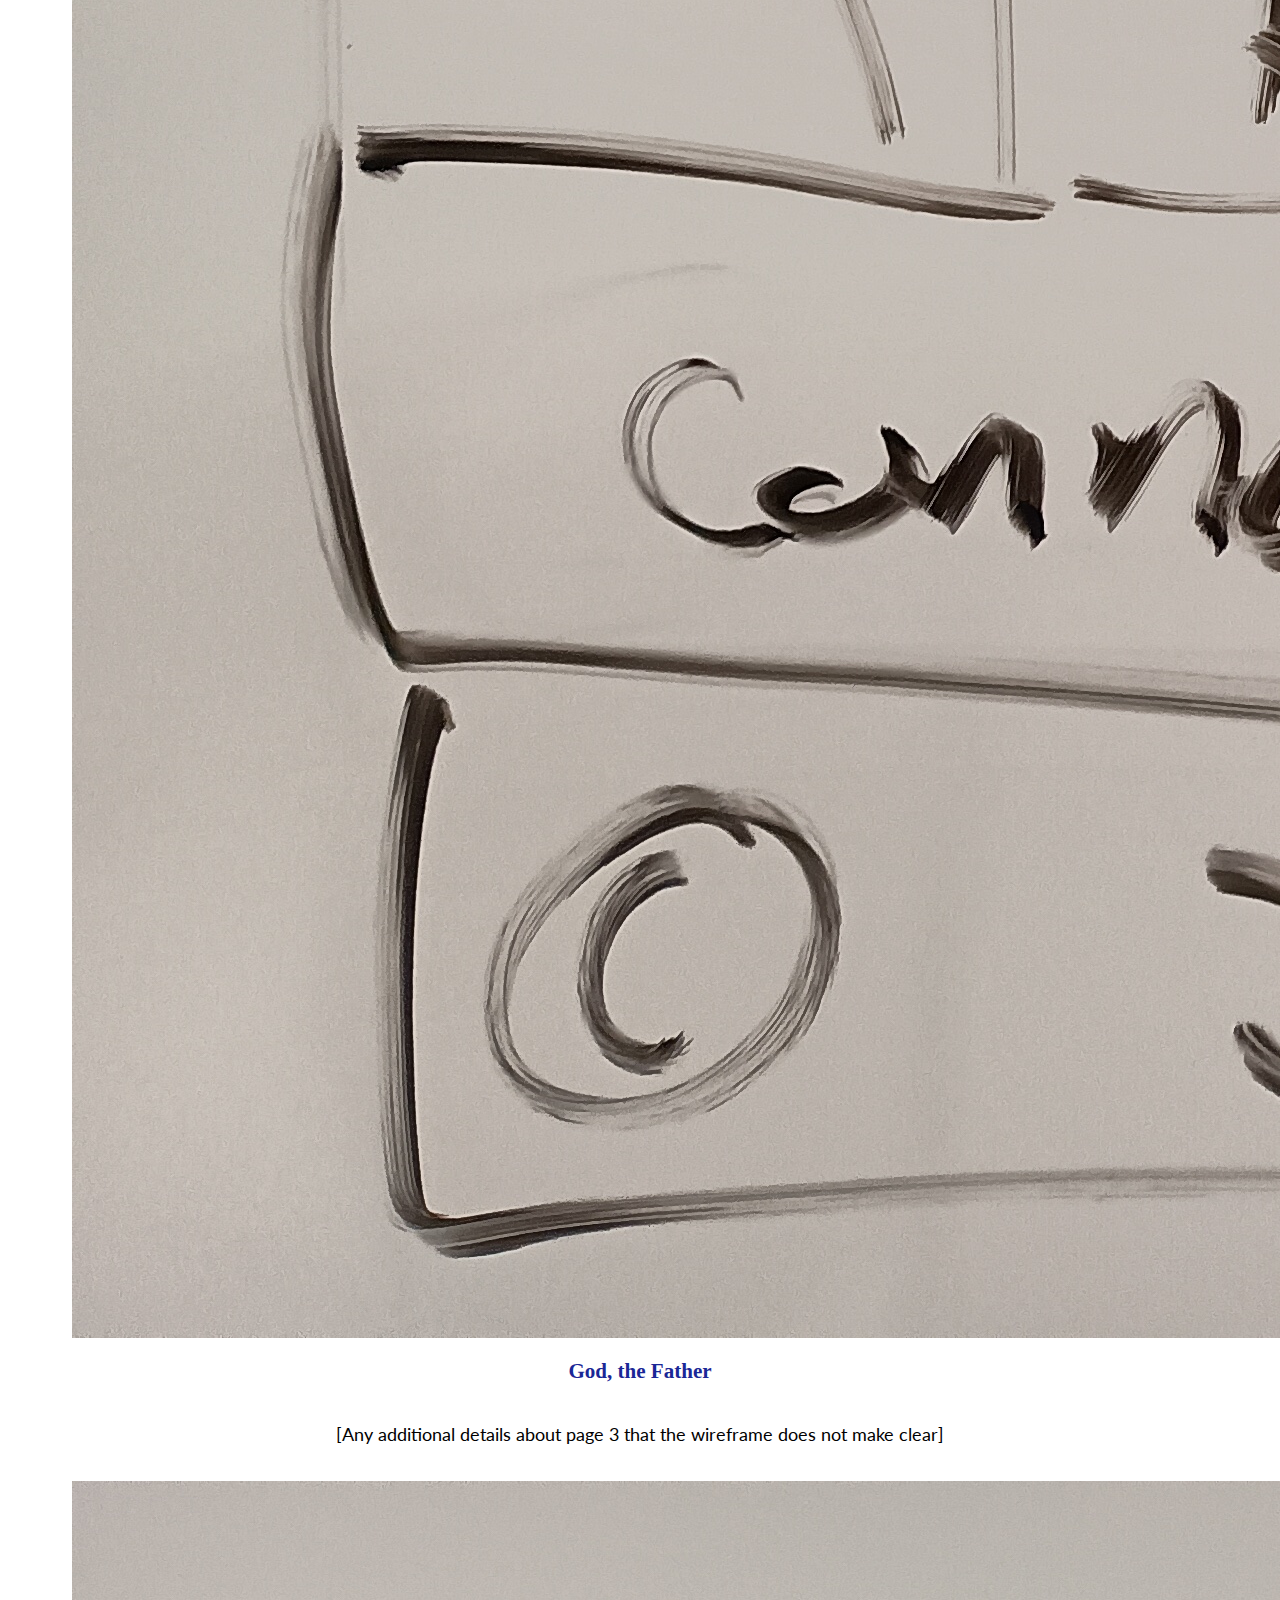
<file: site-plan.html>
<!DOCTYPE html>
<html lang="en-us">
    
  <head>
    <meta charset="utf-8">
    <title>Site-Plan | My God 101 </title>
    <link type="text/css" rel="stylesheet" href="styles/site-plan.css">
  </head>

  <body class="background">
    <header>
      <h1>My God 101</h1>
      <h2>Riley Armstrong WDD 130.01 </h2>
      <!-- In the header above, add the name of your site, your name and class number. For example if you are in section 3 you would put WDD 130.03 -->
    </header>
    <main class="background">

      <!-- ------------------------Steps 2-3------------------------------ -->
      <hr>
      <h2>Overview</h2>
      <h3>Purpose</h3>
      <p>The purpose of this site is to encourage others towards my God who freely gives his people guidelines to life, liberty, and the pursuit of happiness.</p>  <!-- change this -->


      <h3>Audience</h3>
      <p>My audience includes everyone of all creeds, religions, genders, sexes, and so on.</p>  <!-- change this -->

      <hr>
      <h2>Branding</h2>
      <h3>Website Logo</h3>
      <!-- Replace this with some sort of logo for your site.  A logo can be as simple as the name of your site in a nice font :) -->
      <img src="images/broken-chains.png" alt="Logo image">
      <hr>
      <h2>
        Style Guide
      </h2>

      <!-- ------------------------Steps 4-8------------------------------ -->

      <h3>
        Color Palette
      </h3>
      <!--  The colors you choose for a website are one of the most important decisions you will make. Follow the instructions on the activity in iLearn. You should have at least 2 colors but do not have to fill in all 4 if you do not need them.  -->

      <table class="colors">
        <tr>
          <th>Primary</th>
          <th>Secondary</th>
          <th>Accent 1</th>
          <th>Accent 2</th>
        </tr>
        <!-- Switch to the site-plan.css file and change your colors there. -->
        <tr>
          <td class="primary">#1a2796</td>
          <td class="secondary">#a70b0b</td>
          <td class="accent1">#4a5292</td>
          <td class="accent2">#ffffff</td>
        </tr>
      </table>

      <!-- ------------------------Step 9------------------------------ -->

      <h3>
        Typography
      </h3>
      <!-- Choose a font for your paragraphs (body copy) and headlines. What font(s) have you chosen? Why did you choose what you did?  Make sure to review the list of web safe fonts at W3Schools.org as a starting point.  Think also about which of your colors above you might use for background and font colors. -->

      <h4>
        Heading Font: Baskerville, Verdana, Garamond   <!-- change this -->
      </h4>
      <h4>
        Paragraph Font: Lato, Nunito Sans, Neuton  <!-- change this -->
      </h4>
      <h3>
        Normal paragraph example
      </h3>
      <p>
        Lorem ipsum dolor sit amet, consectetur adipiscing elit, sed do eiusmod tempor incididunt ut labore et dolore magna aliqua. Ut enim ad minim veniam, quis nostrud exercitation ullamco laboris nisi ut aliquip ex ea commodo consequat. Duis aute irure dolor in reprehenderit in voluptate velit esse cillum dolore eu fugiat nulla pariatur. Excepteur sint occaecat cupidatat non proident, sunt in culpa qui officia deserunt mollit anim id est laborum.
      </p>
      <h3>
        Colored paragraph example
      </h3>
      <p class="colored">
        Lorem ipsum dolor sit amet, consectetur adipiscing elit, sed do eiusmod tempor incididunt ut labore et dolore magna aliqua. Ut enim ad minim veniam, quis nostrud exercitation ullamco laboris nisi ut aliquip ex ea commodo consequat. 
      </p>

      <!-- ------------------------Step 10------------------------------ -->

      <h3>
        Navigation
      </h3>
      <!-- Think about how you want your navigation bar to look. In the site-plan.css file change the colors to your colors to get the look you desire. --> 
      <nav>
        <a href="#">Holy Ghost</a>       <a href="#">Jesus Christ</a>
        <a href="#">God</a>
      </nav>
      <hr>
      <h2>
        Site Map
      </h2>
      <div class="sitemap">
        <div class="sm-holyg-ghost">
          Holy Ghost
        </div>
        <div class="sm-jesus-christ">
          Jesus Christ  <!-- change this -->
        </div>
        <div class="sm-heavenly-father">
          God <!-- change this -->
        </div>
        <div class="top">
          &nbsp;
        </div>
        <div class="left">
          &nbsp;
        </div>
        <div class="right">
          &nbsp;
        </div>

      </div>

      <!-- --------Content Section -------------- -->
      <hr>
      <h2>
        Content
      </h2>
      <div class="content">
        <h3>Holy Ghost</h3>
        <p>
          Introduction to Holy Ghost
        </p>
        <p>Images for the Holy Ghost page</p>
          <img src="images/holy-ghost.jpg" alt="image for Holy Ghost page">
          <img src="images/paul.jpg" alt="image of the Apostle, Paul">
        <h3>Jesus Christ</h3>
        <p>
          Introduction to Jesus Christ
        </p>
        <p>Images for the Page 3</p>
        <img src="images/jesus-christ.jpg" alt="image for Jesus Christ page">
        </ul>
        <h3>God</h3>
        <p>Introduction to God</p>
        <p>Images for the Page 2</p>
        <img src="images/heavenly-father.jpg" alt="image for God page">
        </ul>
      </div>
      <hr>
      <h2>
        Wireframes
      </h2>
      <p>
        Create three wireframes for your site. One for each page and list them here</p>

      <h3>Holy Ghost</h3>
      <p>         
        [Any additional details about Holy Ghost that the wireframe does not make clear]
      </p>
      <img src="images/holy-ghost-wire.jpg" alt="Vision page wireframe">

      <h3>Jesus Christ</h3>
      <p>         
        [Any additional details about page 2 that the wireframe does not make clear]
      </p>
      <img src="images/jesus-christ-wire.jpg" alt="page 2 wireframe">

      <h3>God, the Father</h3>
      <p>         
        [Any additional details about page 3 that the wireframe does not make clear]
      </p>
      <img src="images/holy-ghost-wire.jpg" alt="page 3 wireframe">
    </main>
  </body>

</html>
</file>
<file: styles/style.css>
@import url('https://fonts.googleapis.com/css2?family=EB+Garamond:ital,wght@0,400..800;1,400..800&family=Lato:ital,wght@0,100;0,300;0,400;0,700;0,900;1,100;1,300;1,400;1,700;1,900&family=Libre+Baskerville:ital,wght@0,400;0,700;1,400&family=Neuton&family=Nunito+Sans:ital,opsz,wght@0,6..12,200..1000;1,6..12,200..1000&display=swap');

:root {
  /* change the values below to your colors from your palette */
  --primary-color: #1a2796;
  --secondary-color:#a70b0b;
  --accent1-color: #ffffff;
  --accent2-color: #000000;

  /* change the values below to your chosen font(s) */
  --heading-font: "Baskerville", Verdana, "Garamond";
  --paragraph-font: "Lato", "Nunito Sans", "Neuton";

  /* these colors below should be chosen from among your palette colors above */
  --headline-color-on-white: var(--primary-color);  /* headlines on a white background */ 
  --headline-color-on-color: var(--accent1-color); /* headlines on a colored background */ 
  --paragraph-color-on-white: var(--accent2-color); /* paragraph text on a white background */ 
  --paragraph-color-on-color: var(--accent1-color); /* paragraph text on a colored background */ 
  --paragraph-background-color: var(--secondary-color);
  --nav-link-color: var(--accent1-color);
  --nav-background-color: var(--secondary-color);
  --nav-hover-link-color: var(--accent1-color);
  --nav-hover-background-color: var(--primary-color);
}

body {
    font-family: var(--paragraph-font);
    font-size: 2em;
    margin: 0;
}

h1, h2 {
    font-family: var(--heading-font);
}

header {
    background-color: var(--primary-color);
    color: var(--accent1-color);
    display: grid;
    grid-template-columns: 150px auto;
}

#logo {
    width: 150px;
    border-radius: 50%;
    margin: 10px;
}

nav {
    display: flex;
    justify-content: space-around;
    font-size: 2.5em;
}
nav a, footer a {
    color: var(--accent1-color);
    padding: 35px;
    text-decoration: none;
}

.home-grid {
    display: grid;
    grid-template-columns: 1fr;
}

.hg {
    width: 100%;
    grid-column: 1/2;
    grid-row: 1/2;
}

.hg-hero {
    background-color: var(--accent2-color);
    color: var(--accent1-color);
    text-align: center;
    grid-column: 1/2;
    grid-row: 1/2;
    justify-self: center;
    align-self: center;
    font-size: 3.5em;
    padding: 2%;
    border-radius: 5%;
}

section {
    padding: 2%;
}

.paul, .christ, .god {
    display: grid;
    grid-template-columns: repeat(2, 1fr);
    
}

.paul img {
    width: 100%;
    grid-row: 1/3;
}

.paul h2 {
    padding: 5%;
    grid-column: 2/3;
    grid-row: 1/2;
}

.paul p {
    padding: 5%;
}

.paul p:nth-of-type(1) {
    grid-column: 2/3;
    grid-row: 1/2;
    margin-top: 150px;
}

.christ h2, .christ p, .god h2, .god p {
    padding: 5%;
    grid-column: 1/2;
    grid-row: 1/2;
}

.christ p {
    margin-top: 150px;
}

.god p {
    margin-top: 200px;
}

.christ img, .god img {
    width: 100%;
}

footer {
    background-color: var(--primary-color);
    color: var(--accent1-color);
    display: grid;
    grid-template-columns: repeat(3, 1fr);
    justify-content: center;
    align-content: center;
    text-align: center;
}

.social img {
    width: 100px;
    border-radius: 50%;
    margin: 2%;
}

/* Jesus Christ Page */

.jc-grid {
    display: grid;
    grid-template-columns: 1fr 1fr;
}

.jc-grid h2 {
    color: var(--secondary-color);
}

.jc-grid h1 {

    grid-column: 1/3;
    text-align: center;
}

.jc-grid img {
    width: 100%;
}

.god {
    grid-column: 1/3;
}

.god h2 {
    color: var(--accent2-color);
}
</file>
<file: styles/site-plan.css>
/* if you are using any Google fonts change the font names below to your fonts. 
Any spaces in your font name should be replaced with a +. 
Fonts are separated by a & */
@import url('https://fonts.googleapis.com/css2?family=EB+Garamond:ital,wght@0,400..800;1,400..800&family=Lato:ital,wght@0,100;0,300;0,400;0,700;0,900;1,100;1,300;1,400;1,700;1,900&family=Libre+Baskerville:ital,wght@0,400;0,700;1,400&family=Neuton&family=Nunito+Sans:ital,opsz,wght@0,6..12,200..1000;1,6..12,200..1000&display=swap');

:root {
  /* change the values below to your colors from your palette */
  --primary-color: #1a2796;
  --secondary-color:#a70b0b;
  --accent1-color: #ffffff;
  --accent2-color: #000000;

  /* change the values below to your chosen font(s) */
  --heading-font: "Baskerville", Verdana, "Garamond";
  --paragraph-font: "Lato", "Nunito Sans", "Neuton";

  /* these colors below should be chosen from among your palette colors above */
  --headline-color-on-white: var(--primary-color);  /* headlines on a white background */ 
  --headline-color-on-color: var(--accent1-color); /* headlines on a colored background */ 
  --paragraph-color-on-white: var(--accent2-color); /* paragraph text on a white background */ 
  --paragraph-color-on-color: var(--accent1-color); /* paragraph text on a colored background */ 
  --paragraph-background-color: var(--secondary-color);
  --nav-link-color: var(--accent1-color);
  --nav-background-color: var(--secondary-color);
  --nav-hover-link-color: var(--accent1-color);
  --nav-hover-background-color: var(--primary-color);
}


/*  Look around below...but DON'T CHANGE ANYTHING! */
body {
  max-width: 1200px;
  margin: 0 auto;
  padding: 4em;
  font-size: 18px;
  text-align: center;
}
body
img {
  display: block;
  margin: 0 auto;
}
h1, h2, h3, h4, h5, h6 {
  font-family: var(--heading-font);
  color: var(--headline-color-on-white);
}
h2 {
  text-align: center;
}
hr {
  height: 3px;
  margin: 35px 0;
  background: var(--accent2-color);
}
header {
  padding: 1em;
  text-align: center;
  color: var(--headline-color-on-color);
  background-color: var(--paragraph-background-color);
}
header > h1, header > h2 {
  color: var(--headline-color-on-color);
}

p {
  font-family: var(--paragraph-font);
  color: var(--paragraph-color-on-white);
  padding: 1em;
}
.colors {
  width: 100%;
  min-width: 350px;
  margin: 30px auto;
  text-align: center;
}
.colors th {
  background-color: #999;
}
.colors td{
  width: 25%;
  height: 3em;
}

.primary {
  background-color: var(--primary-color);
}
.secondary {
  background-color: var(--secondary-color);
}
.accent1 {
  background-color: var(--accent1-color);
}
.accent2{
  background-color: var(--accent2-color);
}

p.colored {
  background-color: var(--paragraph-background-color);
  color: var(--paragraph-color-on-color);
}

nav {
  background-color: var(--nav-background-color);
  line-height: 3em;
  text-align: center;
  font-size: 1.2em;
}
nav  {
  list-style-type: none;
  display: flex;

}
nav a {
  padding:1em;
  min-width: 120px;
  text-decoration: none;
  padding: 10px;

}
nav a:link, nav a:visited {
  color: var(--nav-link-color);
}
nav a:hover {
  color: var(--nav-hover-link-color);
  background-color: var(--nav-hover-background-color);
}

.sitemap {
  display: grid;
  justify-content: center;

  grid-template-columns: repeat(6, 15%);
  grid-template-rows: 3em 1.5em 1.5em 3em;
  grid-template-areas: ". . home home . ."
    ". . . top . ."
    ". left left right right ."
    "page2 page2 . . page3 page3";
}
.sitemap > div {

  text-align: center;

}
.sm-home {
  grid-area: home;
  background-color: #ccc;
  line-height: 3em;
}
.sm-page2 {
  grid-area: page2;
  background-color: #ccc;
  line-height: 3em;
}
.sm-page3 {
  grid-area: page3;
  background-color: #ccc;
  line-height: 3em;
}

.top {
  grid-area: top;
  border-left: 1px solid;
}

.left {
  grid-area: left;
  border-top: 1px solid;
  border-left: 1px solid;
}

.right {
  grid-area: right;
  border-top: 1px solid;
  border-right: 1px solid;
}
</file>
